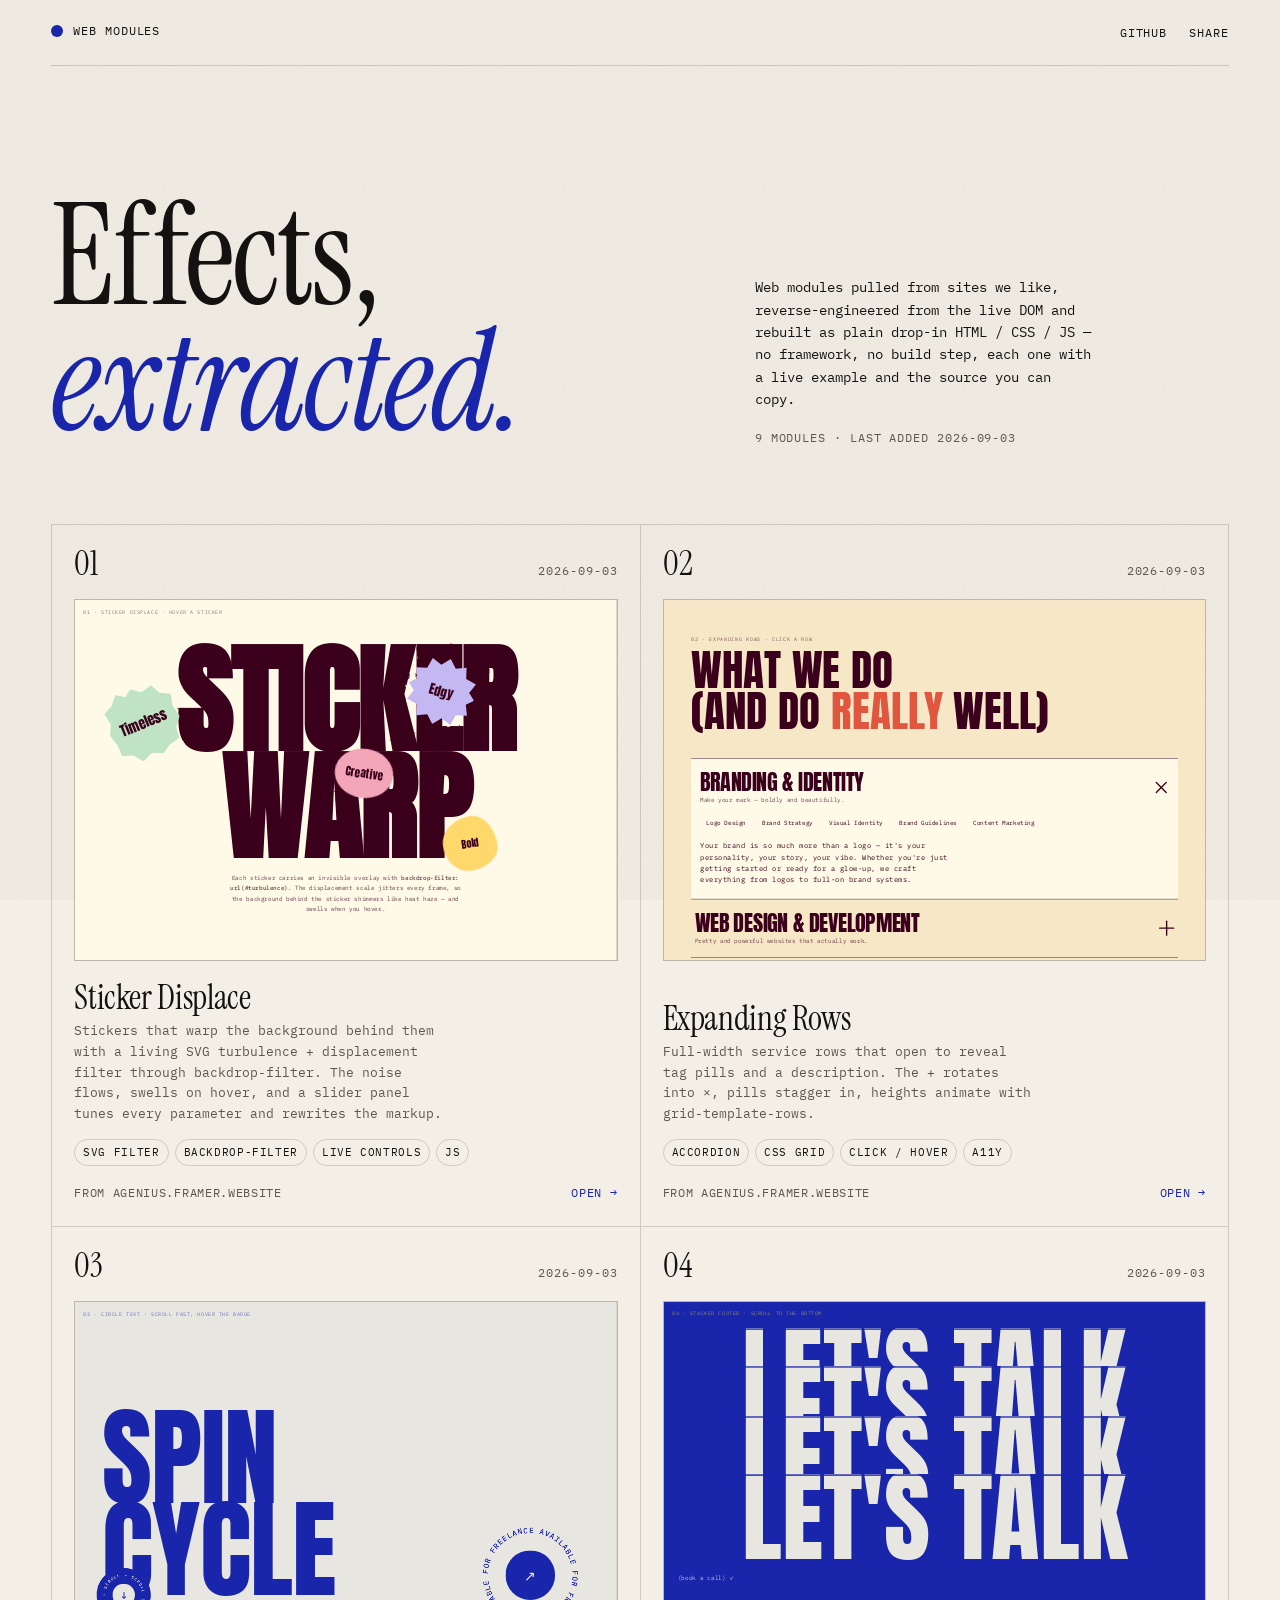
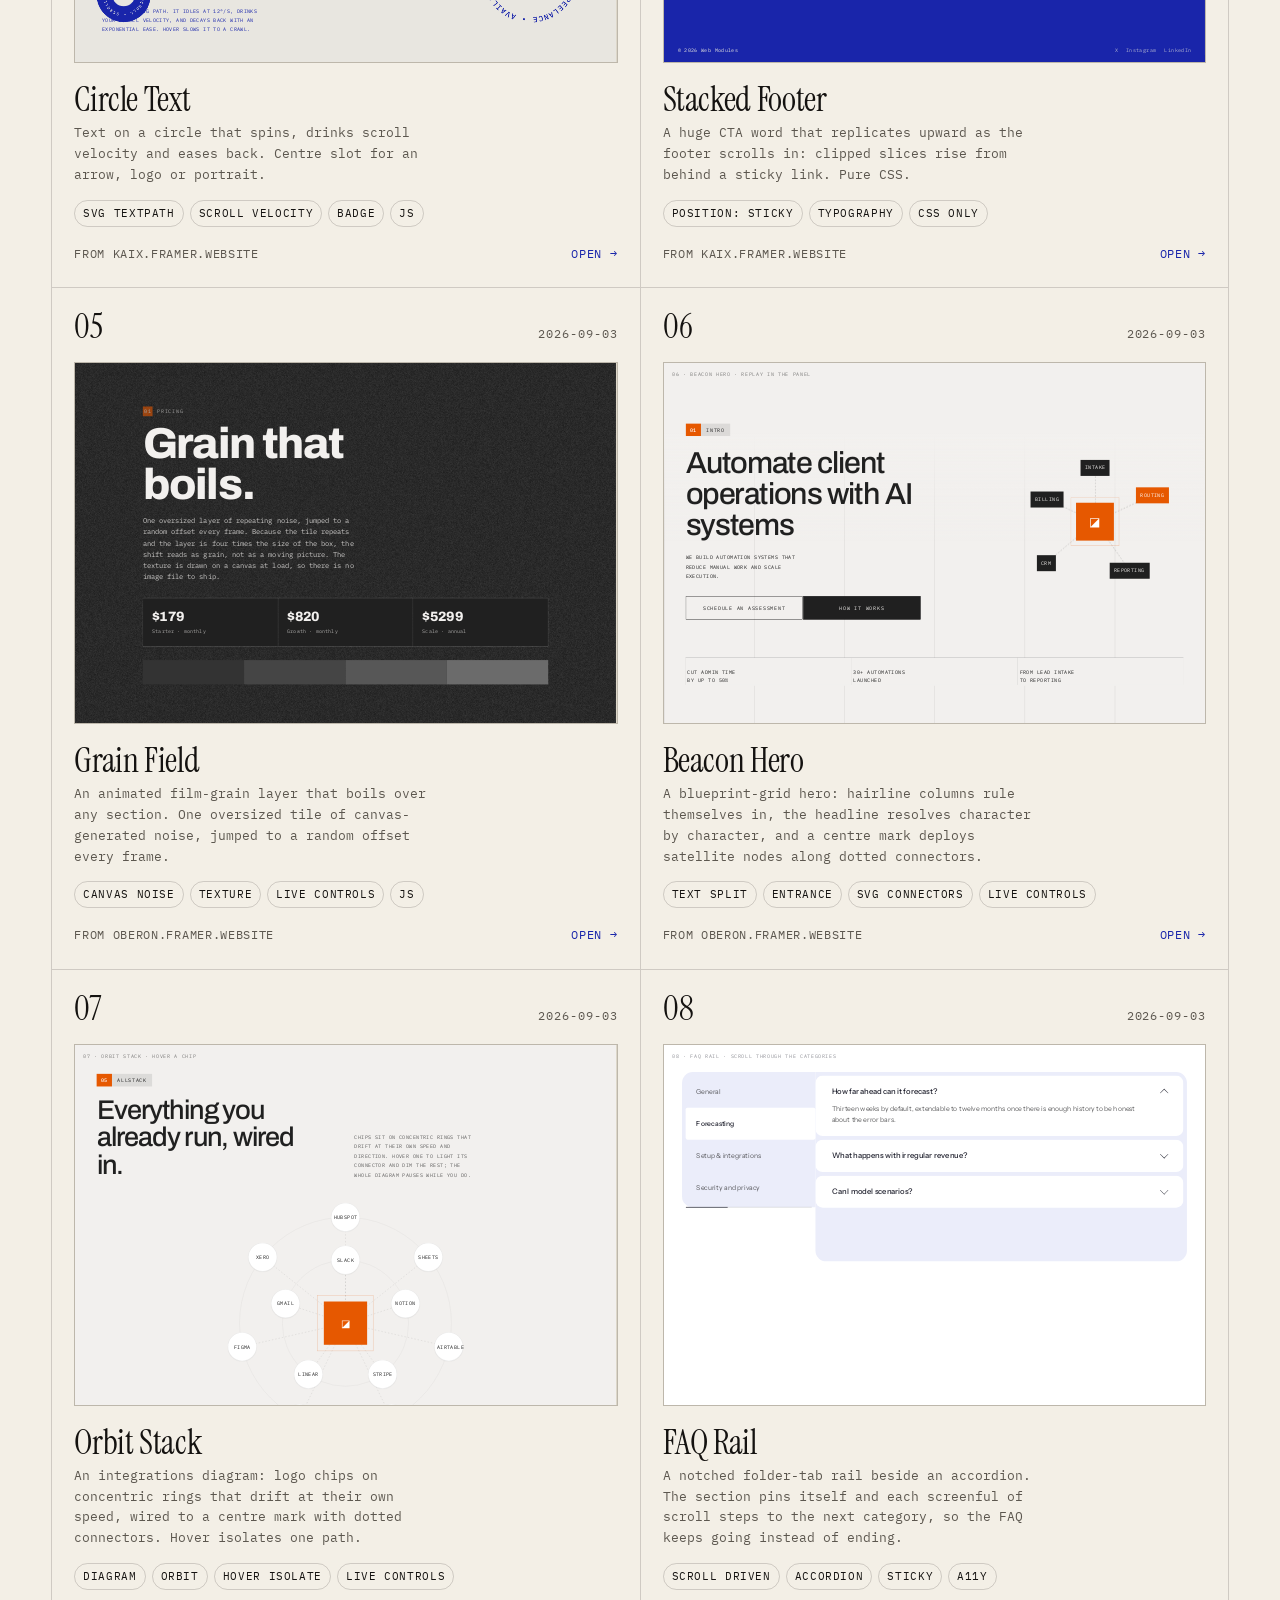
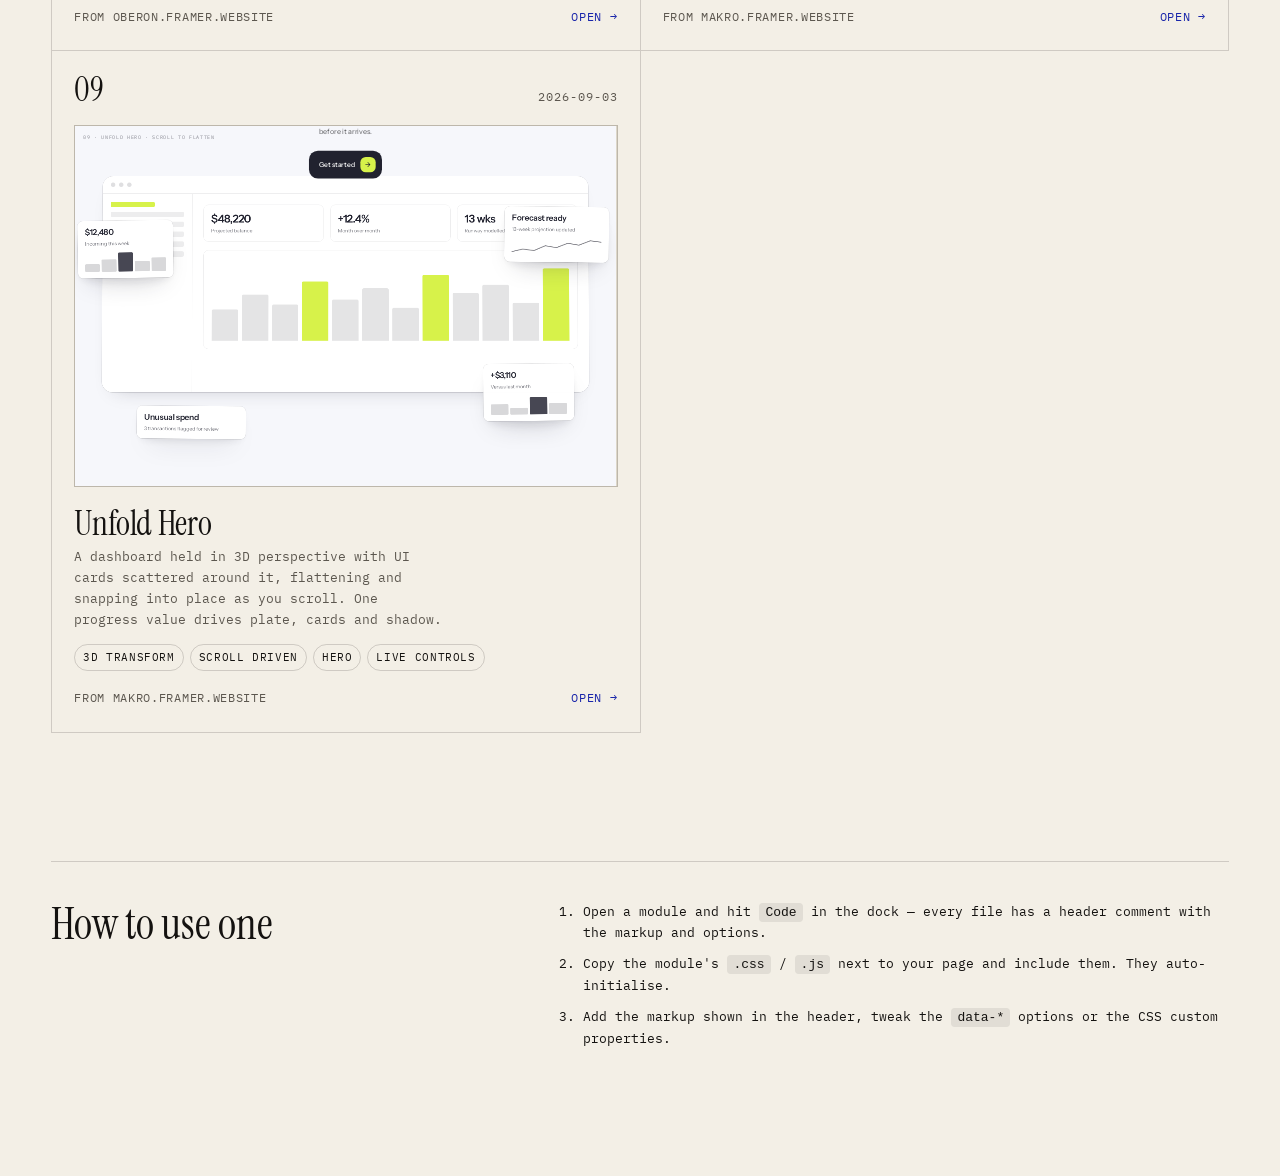
<file: index.html>
<!doctype html>
<html lang="en">
<head>
<meta charset="utf-8">
<meta name="viewport" content="width=device-width, initial-scale=1">
<title>Web Modules</title>
<meta name="description" content="A growing gallery of web effects and components extracted from sites we like, rebuilt as drop-in HTML/CSS/JS modules with live examples.">
<meta name="theme-color" content="#f3efe6">
<link rel="icon" href="assets/favicon.svg" type="image/svg+xml">
<link rel="apple-touch-icon" href="assets/icon-192.png">
<link rel="manifest" href="manifest.webmanifest">
<meta property="og:title" content="Web Modules">
<meta property="og:description" content="Effects extracted from sites we like, rebuilt as drop-in HTML/CSS/JS modules with live examples.">
<meta property="og:type" content="website">
<meta property="og:image" content="https://web-modules-kappa.vercel.app/assets/og.png">
<meta name="twitter:card" content="summary_large_image">
<link rel="preconnect" href="https://fonts.googleapis.com"><link rel="preconnect" href="https://fonts.gstatic.com" crossorigin>
<link href="https://fonts.googleapis.com/css2?family=Instrument+Serif:ital@0;1&family=IBM+Plex+Mono:wght@400;500&display=swap" rel="stylesheet">
<style>
  :root {
    --paper: #f3efe6; --paper-2: #e9e3d6; --ink: #141210; --ink-2: #5c574f;
    --blue: #1925aa; --ox: #3b001b; --line: rgba(20,18,16,.16);
    --ease: cubic-bezier(.2, 1, .3, 1);
  }
  * { box-sizing: border-box; }
  html { scroll-behavior: smooth; }
  body {
    margin: 0; background: var(--paper); color: var(--ink);
    font-family: 'IBM Plex Mono', ui-monospace, Menlo, monospace; font-size: 13px; line-height: 1.6;
    -webkit-font-smoothing: antialiased;
  }
  /* paper grain */
  body::before {
    content: ""; position: fixed; inset: 0; pointer-events: none; z-index: 0; opacity: .5; mix-blend-mode: multiply;
    background-image: url("data:image/svg+xml,%3Csvg xmlns='http://www.w3.org/2000/svg' width='200' height='200'%3E%3Cfilter id='n'%3E%3CfeTurbulence type='fractalNoise' baseFrequency='.9' numOctaves='2' stitchTiles='stitch'/%3E%3CfeColorMatrix values='0 0 0 0 0  0 0 0 0 0  0 0 0 0 0  0 0 0 .08 0'/%3E%3C/filter%3E%3Crect width='100%25' height='100%25' filter='url(%23n)'/%3E%3C/svg%3E");
  }
  .page { position: relative; z-index: 1; max-width: 1400px; margin: 0 auto; padding: 0 clamp(18px, 4vw, 56px) 120px; }

  /* header */
  .top {
    display: flex; justify-content: space-between; align-items: baseline; gap: 20px;
    padding: 22px 0; border-bottom: 1px solid var(--line);
    font-size: 11.5px; letter-spacing: .08em; text-transform: uppercase;
  }
  .top a { color: inherit; text-decoration: none; }
  .top .mark { display: inline-flex; align-items: center; gap: 10px; }
  .top .mark i { width: 12px; height: 12px; border-radius: 50%; background: var(--blue); display: inline-block; }
  .top nav { display: flex; gap: 22px; }
  .top button { appearance: none; background: none; border: 0; font: inherit; letter-spacing: inherit; text-transform: inherit; color: inherit; cursor: pointer; padding: 0; }
  .top a:hover, .top button:hover { color: var(--blue); }

  .hero { padding: clamp(60px, 10vw, 140px) 0 clamp(40px, 6vw, 90px); display: grid; grid-template-columns: 1.4fr 1fr; gap: 40px; align-items: end; }
  .hero h1 {
    font-family: 'Instrument Serif', Georgia, serif; font-weight: 400; font-size: clamp(64px, 11vw, 168px); line-height: .9; letter-spacing: -.02em; margin: 0;
    animation: rise 1s var(--ease) both;
  }
  .hero h1 em { font-style: italic; color: var(--blue); }
  .hero p { margin: 0; max-width: 42ch; font-size: 14px; animation: rise 1s var(--ease) .12s both; }
  .hero .count { display: block; margin-top: 18px; font-size: 11.5px; letter-spacing: .08em; text-transform: uppercase; color: var(--ink-2); }
  @keyframes rise { from { opacity: 0; translate: 0 26px; } to { opacity: 1; translate: 0 0; } }

  /* grid */
  .grid { display: grid; grid-template-columns: repeat(auto-fill, minmax(min(100%, 420px), 1fr)); gap: 0; border-top: 1px solid var(--line); border-left: 1px solid var(--line); }
  .card {
    position: relative; display: grid; grid-template-rows: auto 1fr auto; gap: 0;
    border-right: 1px solid var(--line); border-bottom: 1px solid var(--line);
    padding: 22px 22px 24px; color: inherit; text-decoration: none; background: transparent;
    transition: background .5s var(--ease);
    animation: rise .9s var(--ease) both; animation-delay: calc(.2s + var(--i) * .08s);
  }
  .card:hover { background: var(--paper-2); }
  .card__meta { display: flex; justify-content: space-between; align-items: baseline; font-size: 11.5px; letter-spacing: .08em; text-transform: uppercase; color: var(--ink-2); }
  .card__num { font-family: 'Instrument Serif', Georgia, serif; font-size: 34px; letter-spacing: 0; color: var(--ink); line-height: 1; }
  .card__preview {
    position: relative; margin: 18px 0 20px; aspect-ratio: 3 / 2; overflow: hidden; background: #ddd7c9;
    border: 1px solid var(--line);
    transition: transform .7s var(--ease), box-shadow .7s var(--ease);
  }
  .card:hover .card__preview { transform: translateY(-4px); box-shadow: 0 24px 40px -24px rgba(20,18,16,.45); }
  .card__preview iframe {
    position: absolute; top: 0; left: 0; width: 1200px; height: 800px; border: 0; pointer-events: none;
    transform-origin: 0 0; transform: scale(var(--s, .35)); background: #fff;
  }
  .card__preview::after { content: ""; position: absolute; inset: 0; }
  .card h2 { margin: 0 0 6px; font-family: 'Instrument Serif', Georgia, serif; font-weight: 400; font-size: 34px; line-height: 1; letter-spacing: -.01em; }
  .card p { margin: 0 0 14px; color: var(--ink-2); max-width: 46ch; }
  .card__tags { display: flex; flex-wrap: wrap; gap: 6px; }
  .card__tags span { font-size: 10.5px; letter-spacing: .06em; text-transform: uppercase; padding: 4px 8px; border: 1px solid var(--line); border-radius: 999px; }
  .card__foot { display: flex; justify-content: space-between; align-items: center; margin-top: 18px; font-size: 11.5px; letter-spacing: .06em; text-transform: uppercase; }
  .card__foot .src { color: var(--ink-2); }
  .card__foot .go { color: var(--blue); transition: translate .5s var(--ease); }
  .card:hover .card__foot .go { translate: 6px 0; }

  .how { margin-top: clamp(60px, 10vw, 140px); display: grid; grid-template-columns: 1fr 1.4fr; gap: 40px; border-top: 1px solid var(--line); padding-top: 40px; }
  .how h2 { font-family: 'Instrument Serif', Georgia, serif; font-weight: 400; font-size: 44px; line-height: 1; margin: 0; }
  .how ol { margin: 0; padding-left: 1.4em; }
  .how li { margin-bottom: 10px; }
  .how code { background: rgba(20,18,16,.08); padding: 2px 6px; border-radius: 4px; }
  .empty { padding: 60px 0; color: var(--ink-2); }
  @media (max-width: 820px) { .hero, .how { grid-template-columns: 1fr; } }
</style>
</head>
<body>
<div class="page">
  <header class="top">
    <a class="mark" href="./"><i></i> Web Modules</a>
    <nav>
      <a href="https://github.com/totomakes/web-modules" target="_blank" rel="noopener">GitHub</a>
      <button type="button" id="share">Share</button>
    </nav>
  </header>

  <section class="hero">
    <h1>Effects,<br><em>extracted.</em></h1>
    <div>
      <p>Web modules pulled from sites we like, reverse-engineered from the live DOM and rebuilt as plain drop-in HTML / CSS / JS — no framework, no build step, each one with a live example and the source you can copy.</p>
      <span class="count" id="count">loading index…</span>
    </div>
  </section>

  <section class="grid" id="grid" aria-live="polite"></section>

  <section class="how">
    <h2>How to use one</h2>
    <ol>
      <li>Open a module and hit <code>Code</code> in the dock — every file has a header comment with the markup and options.</li>
      <li>Copy the module's <code>.css</code> / <code>.js</code> next to your page and include them. They auto-initialise.</li>
      <li>Add the markup shown in the header, tweak the <code>data-*</code> options or the CSS custom properties.</li>
    </ol>
  </section>
</div>

<script>
  (async () => {
    const grid = document.getElementById('grid');
    const count = document.getElementById('count');
    try {
      const res = await fetch('modules/registry.json', { cache: 'no-cache' });
      const modules = await res.json();
      count.textContent = modules.length + ' module' + (modules.length === 1 ? '' : 's') + ' · last added ' + modules[modules.length - 1].added;
      const w = 1200; // virtual preview width
      grid.innerHTML = modules.map((m, i) => `
        <a class="card" href="modules/${m.slug}/" style="--i:${i}">
          <div class="card__meta"><span class="card__num">${String(i + 1).padStart(2, '0')}</span><span>${m.added}</span></div>
          <div class="card__preview"><iframe src="modules/${m.slug}/?embed" title="${m.name} preview" loading="lazy" tabindex="-1" data-scroll="${m.previewScroll || ''}"></iframe></div>
          <h2>${m.name}</h2>
          <p>${m.summary}</p>
          <div class="card__tags">${(m.tags || []).map(t => `<span>${t}</span>`).join('')}</div>
          <div class="card__foot"><span class="src">from ${m.sourceName}</span><span class="go">open →</span></div>
        </a>`).join('');
      // scale iframes to card width
      const fit = () => grid.querySelectorAll('.card__preview').forEach(p => {
        p.style.setProperty('--s', (p.clientWidth / w).toFixed(4));
      });
      fit(); addEventListener('resize', fit);
      grid.querySelectorAll('iframe').forEach(f => f.addEventListener('load', () => {
        try {
          const v = f.dataset.scroll;
          if (v === 'bottom') f.contentWindow.scrollTo(0, f.contentDocument.body.scrollHeight);
          else if (v) f.contentWindow.scrollTo(0, parseFloat(v) || 0);
        } catch (e) {}
      }));
    } catch (e) {
      grid.innerHTML = '<p class="empty">Could not load modules/registry.json</p>';
      count.textContent = 'index unavailable';
    }
  })();
  document.getElementById('share').addEventListener('click', async (e) => {
    const data = { title: 'Web Modules', text: 'Effects extracted from sites we like, rebuilt as drop-in modules.', url: location.href };
    if (navigator.share) { try { await navigator.share(data); } catch (_) {} }
    else { await navigator.clipboard.writeText(location.href); e.target.textContent = 'Link copied'; setTimeout(() => e.target.textContent = 'Share', 1400); }
  });
</script>
</body>
</html>
</file>
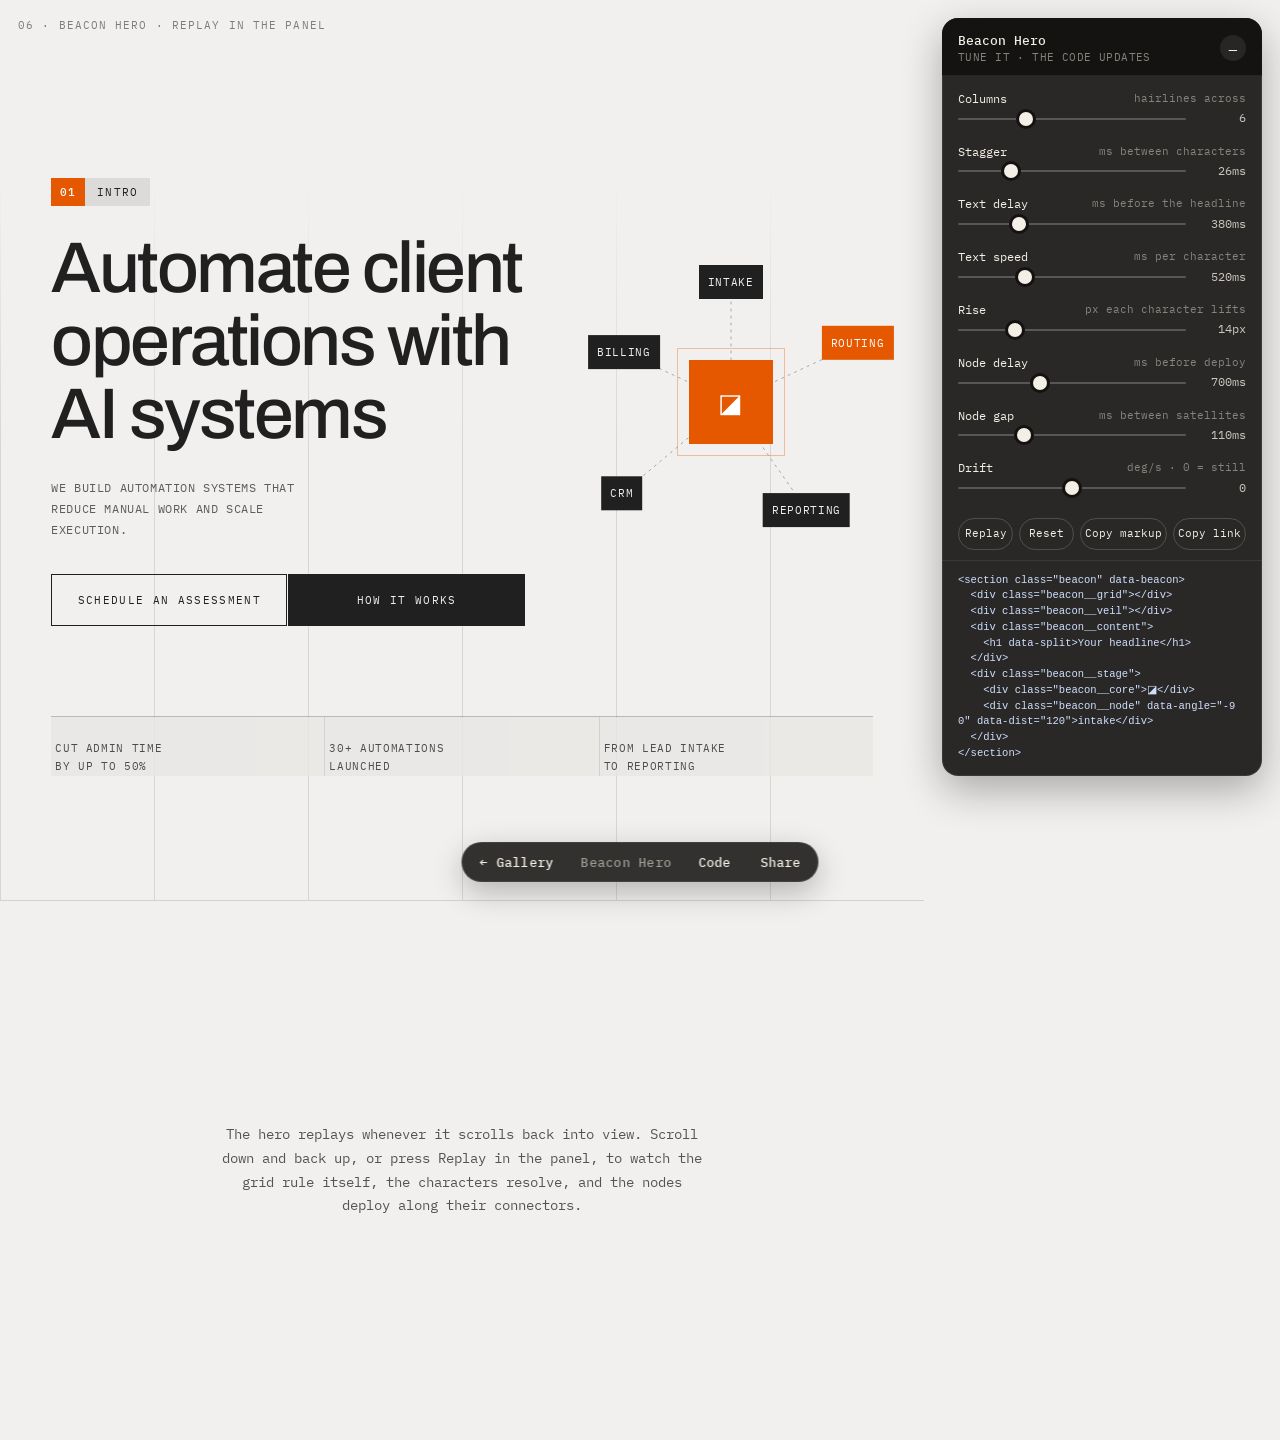
<file: modules/beacon-hero/index.html>
<!doctype html>
<html lang="en">
<head>
<meta charset="utf-8">
<meta name="viewport" content="width=device-width, initial-scale=1">
<script>document.documentElement.classList.add('js')</script>
<title>Beacon Hero · Web Modules</title>
<meta name="description" content="A blueprint-grid hero where a centre mark deploys satellite nodes along dotted connectors while the headline resolves character by character. Extracted from oberon.framer.website.">
<meta name="wm-module" content="beacon-hero">
<meta name="wm-files" content="beacon-hero.js, beacon-hero.css">
<meta name="wm-source" content="https://oberon.framer.website/">
<link rel="icon" href="../../assets/favicon.svg" type="image/svg+xml">
<link rel="preconnect" href="https://fonts.googleapis.com"><link rel="preconnect" href="https://fonts.gstatic.com" crossorigin>
<link href="https://fonts.googleapis.com/css2?family=Archivo:wght@400;500;700&family=IBM+Plex+Mono:wght@400;500&display=swap" rel="stylesheet">
<link rel="stylesheet" href="../../assets/module-page.css">
<link rel="stylesheet" href="beacon-hero.css">
<style>
  :root { --ink: #202020; --paper: #f2f0ee; --orange: #e65800; }
  * { box-sizing: border-box; }
  html, body { margin: 0; }
  body { background: var(--paper); color: var(--ink); font-family: 'IBM Plex Mono', ui-monospace, monospace; }
  .note { position: fixed; top: 18px; left: 18px; font-size: 11px; letter-spacing: .1em; text-transform: uppercase; opacity: .55; z-index: 9; }

  .beacon { min-height: 100vh; display: grid; align-content: center; padding: 14vh clamp(20px, 4vw, 56px) 8vh; }
  .beacon__content { display: grid; grid-template-columns: 1.25fr .75fr; gap: clamp(24px, 5vw, 80px); align-items: center; }
  .badge { display: inline-flex; align-items: stretch; font-size: 11px; letter-spacing: .1em; text-transform: uppercase; margin-bottom: 26px; }
  .badge b { background: var(--orange); color: #fff; padding: 7px 9px; font-weight: 500; }
  .badge span { background: rgba(32,32,32,.1); padding: 7px 12px; }
  h1 { font-family: 'Archivo', system-ui, sans-serif; font-weight: 500; font-size: clamp(40px, 5.6vw, 76px); line-height: 1.02; letter-spacing: -.035em; margin: 0 0 26px; max-width: 15ch; }
  .sub { font-size: 12px; line-height: 1.75; letter-spacing: .05em; text-transform: uppercase; opacity: .7; max-width: 40ch; margin: 0 0 34px; }
  .btns { display: flex; gap: 1px; }
  .btns a { flex: 1; text-align: center; padding: 18px 20px; font-size: 11px; letter-spacing: .12em; text-transform: uppercase; text-decoration: none; border: 1px solid var(--ink); color: var(--ink); transition: background .4s cubic-bezier(.2,1,.3,1), color .4s; max-width: 260px; }
  .btns a:hover { background: var(--ink); color: var(--paper); }
  .btns a.solid { background: var(--ink); color: var(--paper); }
  .btns a.solid:hover { background: var(--orange); border-color: var(--orange); color: #fff; }

  .beacon__stage { min-height: 360px; }
  .beacon__core { font-size: 26px; }
  .stats { display: grid; grid-template-columns: repeat(3, 1fr); gap: 1px; margin-top: clamp(40px, 7vw, 90px); background: rgba(32,32,32,.14); border-top: 1px solid rgba(32,32,32,.14); }
  .stats div { background: var(--paper); padding: 22px 4px 0; font-size: 11px; line-height: 1.7; letter-spacing: .06em; text-transform: uppercase; opacity: .75; }
  .after { min-height: 60vh; display: grid; place-items: center; padding: 10vh 5vw; border-top: 1px solid rgba(32,32,32,.14); }
  .after p { max-width: 60ch; font-size: 14px; line-height: 1.7; opacity: .75; text-align: center; }
  @media (max-width: 860px) { .beacon__content { grid-template-columns: 1fr; } .beacon__stage { min-height: 340px; } }
</style>
</head>
<body class="wm-reserve">
<div class="note">06 · beacon hero · replay in the panel</div>

<section class="beacon" data-beacon='{"columns":6,"stagger":26}'>
  <div class="beacon__grid"></div>
  <div class="beacon__veil"></div>

  <div class="beacon__content">
    <div>
      <div class="badge beacon__fade" style="--d:0"><b>01</b><span>intro</span></div>
      <h1 data-split>Automate client operations with AI systems</h1>
      <p class="sub beacon__fade" style="--d:1">We build automation systems that reduce manual work and scale execution.</p>
      <div class="btns beacon__fade" style="--d:2">
        <a href="#">Schedule an assessment</a>
        <a href="#" class="solid">How it works</a>
      </div>
    </div>

    <div class="beacon__stage">
      <div class="beacon__core">◪</div>
      <div class="beacon__node" data-angle="-90" data-dist="120">intake</div>
      <div class="beacon__node beacon__node--accent" data-angle="-25" data-dist="140">routing</div>
      <div class="beacon__node" data-angle="55" data-dist="132">reporting</div>
      <div class="beacon__node" data-angle="140" data-dist="142">crm</div>
      <div class="beacon__node" data-angle="205" data-dist="118">billing</div>
    </div>
  </div>

  <div class="stats">
    <div class="beacon__fade" style="--d:3">Cut admin time<br>by up to 50%</div>
    <div class="beacon__fade" style="--d:4">30+ automations<br>launched</div>
    <div class="beacon__fade" style="--d:5">From lead intake<br>to reporting</div>
  </div>
</section>

<section class="after">
  <p>The hero replays whenever it scrolls back into view. Scroll down and back up, or press Replay in the panel, to watch the grid rule itself, the characters resolve, and the nodes deploy along their connectors.</p>
</section>

<script src="beacon-hero.js"></script>
<script src="../../assets/module-page.js"></script>
<script src="../../assets/controls.js"></script>
<script>
  function buildPanel() {
    if (document.documentElement.classList.contains('wm-embed')) return;
    const D = BeaconHero.DEFAULTS;
    const panel = WMControls.create({
      title: 'Beacon Hero',
      defaults: D,
      schema: [
        { key: 'columns',   label: 'Columns',    hint: 'hairlines across',        min: 2, max: 16, step: 1 },
        { key: 'stagger',   label: 'Stagger',    hint: 'ms between characters',   min: 0, max: 120, step: 2, unit: 'ms' },
        { key: 'charDelay', label: 'Text delay', hint: 'ms before the headline',  min: 0, max: 1500, step: 20, unit: 'ms' },
        { key: 'charDur',   label: 'Text speed', hint: 'ms per character',        min: 100, max: 1600, step: 20, unit: 'ms' },
        { key: 'rise',      label: 'Rise',       hint: 'px each character lifts', min: 0, max: 60, step: 1, unit: 'px' },
        { key: 'nodeDelay', label: 'Node delay', hint: 'ms before deploy',        min: 0, max: 2000, step: 20, unit: 'ms' },
        { key: 'nodeGap',   label: 'Node gap',   hint: 'ms between satellites',   min: 0, max: 400, step: 10, unit: 'ms' },
        { key: 'spin',      label: 'Drift',      hint: 'deg/s · 0 = still',       min: -12, max: 12, step: .5 },
      ],
      onChange: (v) => BeaconHero.setAll(v),
      snippet: (v) => {
        const d = {}; Object.keys(D).forEach(k => { if (v[k] !== D[k]) d[k] = v[k]; });
        const a = Object.keys(d).length ? " data-beacon='" + JSON.stringify(d) + "'" : ' data-beacon';
        return '<section class="beacon"' + a + '>\n  <div class="beacon__grid"></div>\n  <div class="beacon__veil"></div>\n  <div class="beacon__content">\n    <h1 data-split>Your headline</h1>\n  </div>\n  <div class="beacon__stage">\n    <div class="beacon__core">◪</div>\n    <div class="beacon__node" data-angle="-90" data-dist="120">intake</div>\n  </div>\n</section>';
      }
    });
    // add a Replay button to the panel foot
    const btn = document.createElement('button');
    btn.type = 'button'; btn.className = 'wm-panel__btn'; btn.textContent = 'Replay';
    btn.addEventListener('click', () => BeaconHero.instances.forEach(i => i.replay()));
    panel.el.querySelector('.wm-panel__foot').prepend(btn);
  }
  if (document.readyState === 'loading') document.addEventListener('DOMContentLoaded', buildPanel); else buildPanel();
</script>
</body>
</html>
</file>
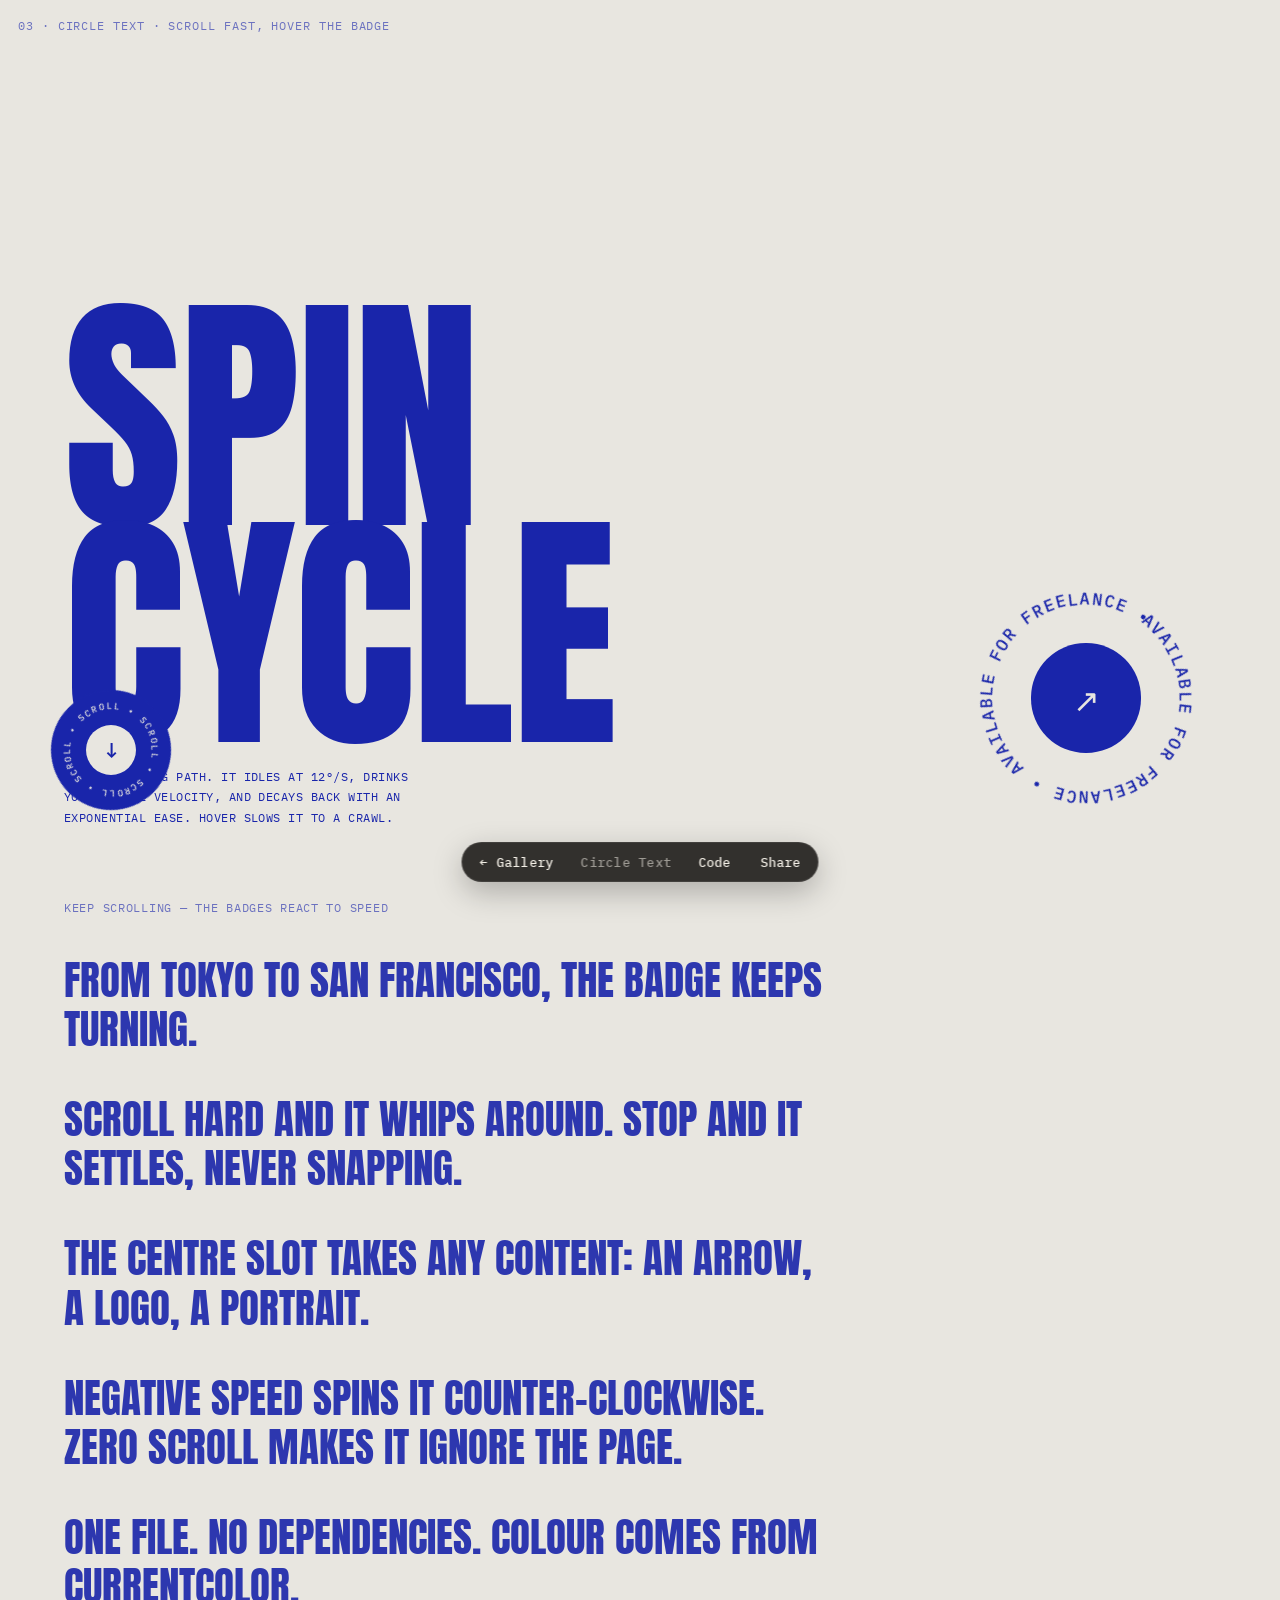
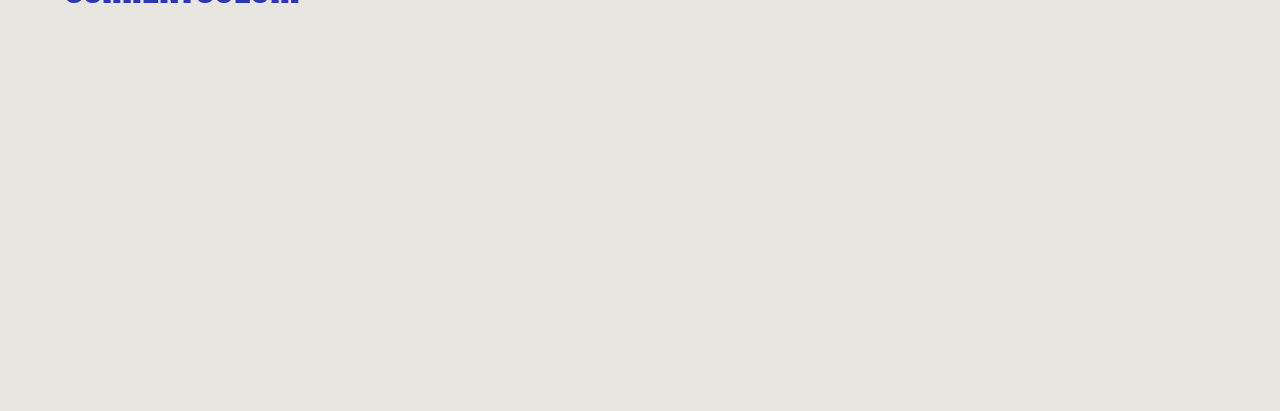
<file: modules/circle-text/index.html>
<!doctype html>
<html lang="en">
<head>
<meta charset="utf-8">
<meta name="viewport" content="width=device-width, initial-scale=1">
<title>Circle Text · Web Modules</title>
<meta name="description" content="Text on a circle that spins, speeds up with scroll velocity and eases back. Inspired by kaix.framer.website.">
<meta name="wm-module" content="circle-text">
<meta name="wm-files" content="circle-text.js, circle-text.css">
<meta name="wm-source" content="https://kaix.framer.website/">
<link rel="icon" href="../../assets/favicon.svg" type="image/svg+xml">
<link rel="preconnect" href="https://fonts.googleapis.com"><link rel="preconnect" href="https://fonts.gstatic.com" crossorigin>
<link href="https://fonts.googleapis.com/css2?family=Anton&family=IBM+Plex+Mono:wght@400;500&display=swap" rel="stylesheet">
<link rel="stylesheet" href="../../assets/module-page.css">
<link rel="stylesheet" href="circle-text.css">
<style>
  :root { --paper: #e8e6e0; --blue: #1925aa; }
  * { box-sizing: border-box; }
  html, body { margin: 0; }
  body { background: var(--paper); color: var(--blue); font-family: 'IBM Plex Mono', ui-monospace, monospace; }
  .note { position: fixed; top: 18px; left: 18px; font-size: 11.5px; letter-spacing: .08em; text-transform: uppercase; opacity: .6; z-index: 2; }
  .hero { min-height: 100vh; display: grid; grid-template-columns: 1fr auto; align-items: end; gap: 40px; padding: 12vh 5vw 8vh; }
  h1 { font-family: 'Anton', Impact, sans-serif; font-weight: 400; font-size: clamp(80px, 20vw, 300px); line-height: .85; margin: 0; text-transform: uppercase; letter-spacing: -.01em; }
  .meta { font-size: 12px; line-height: 1.7; text-transform: uppercase; letter-spacing: .04em; margin: 24px 0 0; max-width: 360px; }
  .badge { width: clamp(160px, 22vw, 260px); height: clamp(160px, 22vw, 260px); }
  .badge .circle-text__center { background: var(--blue); color: var(--paper); font-size: 32px; font-family: 'Anton', Impact, sans-serif; }
  .badge-dark { position: fixed; left: 4vw; bottom: 90px; width: 120px; height: 120px; color: var(--paper); z-index: 2; }
  .badge-dark .circle-text__center { background: var(--paper); color: var(--blue); font-size: 22px; }
  .badge-dark .circle-text__ring { background: var(--blue); border-radius: 50%; }
  .scroller { padding: 0 5vw 40vh; max-width: 900px; }
  .scroller p { font-size: clamp(22px, 3.2vw, 44px); line-height: 1.2; margin: 0 0 1em; text-transform: uppercase; font-family: 'Anton', Impact, sans-serif; opacity: .9; }
  .scroller small { display: block; font-size: 12px; opacity: .6; margin-bottom: 40px; letter-spacing: .06em; text-transform: uppercase; }
  @media (max-width: 720px) { .hero { grid-template-columns: 1fr; align-items: start; } }
</style>
</head>
<body>
<div class="note">03 · circle text · scroll fast, hover the badge</div>

<main>
  <section class="hero">
    <div>
      <h1>Spin<br>Cycle</h1>
      <p class="meta">Text on an SVG path. It idles at 12°/s, drinks your scroll velocity, and decays back with an exponential ease. Hover slows it to a crawl.</p>
    </div>
    <div class="circle-text badge" data-circle-text='{"text":"AVAILABLE FOR FREELANCE • ","speed":14,"scroll":0.4,"fontSize":13,"letterSpacing":1.6}'>
      <span class="circle-text__center">↗</span>
    </div>
  </section>

  <section class="scroller">
    <small>keep scrolling — the badges react to speed</small>
    <p>From Tokyo to San Francisco, the badge keeps turning.</p>
    <p>Scroll hard and it whips around. Stop and it settles, never snapping.</p>
    <p>The centre slot takes any content: an arrow, a logo, a portrait.</p>
    <p>Negative speed spins it counter-clockwise. Zero scroll makes it ignore the page.</p>
    <p>One file. No dependencies. Colour comes from currentColor.</p>
  </section>
</main>

<div class="circle-text badge-dark" data-circle-text='{"text":"SCROLL • SCROLL • ","speed":-20,"scroll":0.5,"fontSize":15,"letterSpacing":2,"inset":0.16}'>
  <span class="circle-text__center">↓</span>
</div>

<script src="circle-text.js"></script>
<script src="../../assets/module-page.js"></script>
</body>
</html>
</file>
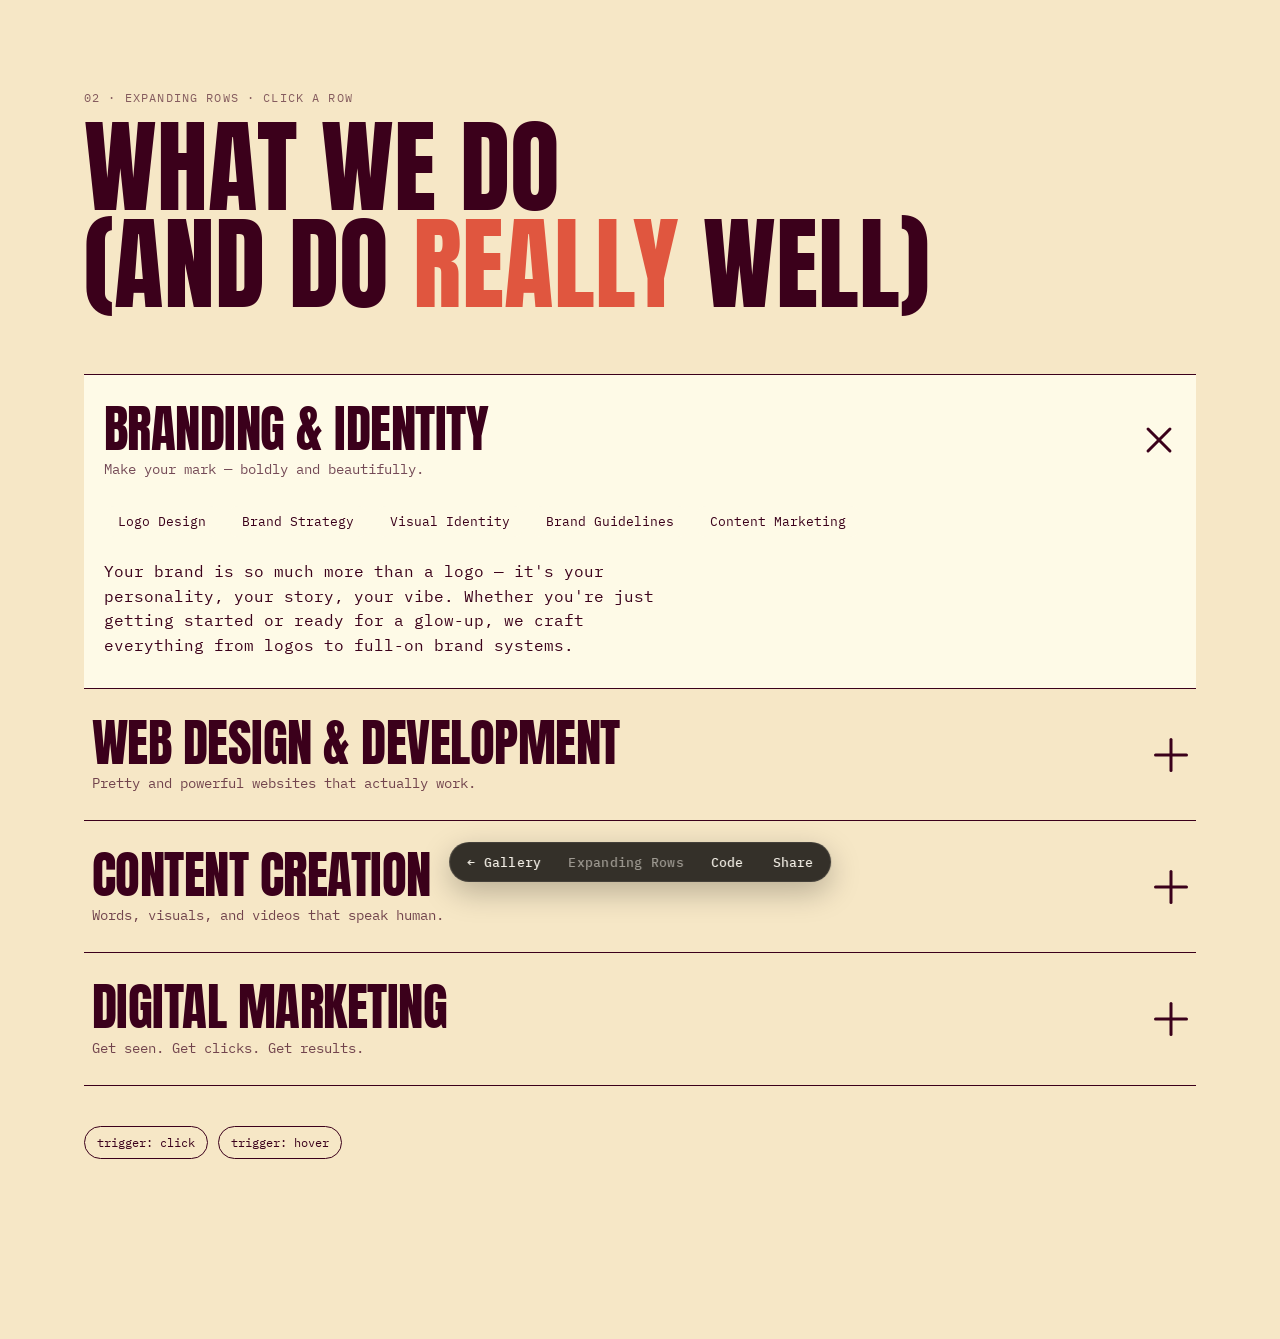
<file: modules/expanding-rows/index.html>
<!doctype html>
<html lang="en">
<head>
<meta charset="utf-8">
<meta name="viewport" content="width=device-width, initial-scale=1">
<title>Expanding Rows · Web Modules</title>
<meta name="description" content="Full-width service rows that expand to reveal tag pills and a description, with the + turning into ×. Extracted from agenius.framer.website.">
<meta name="wm-module" content="expanding-rows">
<meta name="wm-files" content="expanding-rows.css, expanding-rows.js">
<meta name="wm-source" content="https://agenius.framer.website/">
<link rel="icon" href="../../assets/favicon.svg" type="image/svg+xml">
<link rel="preconnect" href="https://fonts.googleapis.com"><link rel="preconnect" href="https://fonts.gstatic.com" crossorigin>
<link href="https://fonts.googleapis.com/css2?family=Anton&family=IBM+Plex+Mono:wght@400;500&display=swap" rel="stylesheet">
<link rel="stylesheet" href="../../assets/module-page.css">
<link rel="stylesheet" href="expanding-rows.css">
<style>
  :root { --paper: #f6e7c6; --ink: #3b001b; }
  * { box-sizing: border-box; }
  html, body { margin: 0; }
  body { background: var(--paper); color: var(--ink); font-family: 'IBM Plex Mono', ui-monospace, monospace; }
  .wrap { max-width: 1240px; margin: 0 auto; padding: 10vh 5vw 20vh; }
  .eyebrow { font-size: 11.5px; letter-spacing: .1em; text-transform: uppercase; opacity: .6; margin: 0 0 14px; }
  h1 { font-family: 'Anton', Impact, sans-serif; font-weight: 400; font-size: clamp(44px, 8vw, 120px); line-height: .95; margin: 0 0 60px; text-transform: uppercase; }
  h1 em { font-style: normal; color: #e0563f; }
  .xrows { --xrow-pill-bg: #fefae7; }
  .xrow__title { font-family: 'Anton', Impact, sans-serif; text-transform: uppercase; }
  .xrow.is-open { background: #fefae7; }
  .controls { display: flex; gap: 10px; margin: 40px 0 0; font-size: 12px; }
  .controls button { font: inherit; background: none; border: 1px solid currentColor; color: inherit; padding: 8px 12px; border-radius: 999px; cursor: pointer; }
  .controls button:hover { background: var(--ink); color: var(--paper); }
</style>
</head>
<body>
<main class="wrap">
  <p class="eyebrow">02 · expanding rows · click a row</p>
  <h1>What we do<br>(and do <em>really</em> well)</h1>

  <ul class="xrows" data-xrows='{"trigger":"click","single":true}'>
    <li class="xrow is-open">
      <button class="xrow__top" type="button">
        <span class="xrow__head"><span class="xrow__title">Branding &amp; Identity</span><span class="xrow__sub">Make your mark — boldly and beautifully.</span></span>
        <span class="xrow__icon" aria-hidden="true"></span>
      </button>
      <div class="xrow__details"><div class="xrow__inner">
        <ul class="xrow__pills"><li>Logo Design</li><li>Brand Strategy</li><li>Visual Identity</li><li>Brand Guidelines</li><li>Content Marketing</li></ul>
        <p class="xrow__text">Your brand is so much more than a logo — it's your personality, your story, your vibe. Whether you're just getting started or ready for a glow-up, we craft everything from logos to full-on brand systems.</p>
      </div></div>
    </li>
    <li class="xrow">
      <button class="xrow__top" type="button">
        <span class="xrow__head"><span class="xrow__title">Web Design &amp; Development</span><span class="xrow__sub">Pretty and powerful websites that actually work.</span></span>
        <span class="xrow__icon" aria-hidden="true"></span>
      </button>
      <div class="xrow__details"><div class="xrow__inner">
        <ul class="xrow__pills"><li>UI UX Design</li><li>Custom Development</li><li>Responsive Design</li><li>Maintenance</li><li>Landing Pages</li></ul>
        <p class="xrow__text">Your website is your digital home — and no one likes a messy or confusing house. From clean code to buttery-smooth interfaces, our sites are crafted to delight users and make sure they stick around.</p>
      </div></div>
    </li>
    <li class="xrow">
      <button class="xrow__top" type="button">
        <span class="xrow__head"><span class="xrow__title">Content Creation</span><span class="xrow__sub">Words, visuals, and videos that speak human.</span></span>
        <span class="xrow__icon" aria-hidden="true"></span>
      </button>
      <div class="xrow__details"><div class="xrow__inner">
        <ul class="xrow__pills"><li>Copywriting</li><li>Photography</li><li>Videography</li><li>Animation</li><li>Brand Story Videos</li><li>Scriptwriting</li></ul>
        <p class="xrow__text">Great content is your brand's voice, face, and attitude rolled into one. From snappy headlines to slick videos and playful animations, we make your story shine.</p>
      </div></div>
    </li>
    <li class="xrow">
      <button class="xrow__top" type="button">
        <span class="xrow__head"><span class="xrow__title">Digital Marketing</span><span class="xrow__sub">Get seen. Get clicks. Get results.</span></span>
        <span class="xrow__icon" aria-hidden="true"></span>
      </button>
      <div class="xrow__details"><div class="xrow__inner">
        <ul class="xrow__pills"><li>Social Media</li><li>SEO &amp; SEM</li><li>Email Campaigns</li><li>Paid Ads</li><li>Influencer Marketing</li></ul>
        <p class="xrow__text">It's a big, busy internet out there — let's make sure your brand doesn't get lost in the scroll. Data, creativity, and a bit of digital magic in the right places.</p>
      </div></div>
    </li>
  </ul>

  <div class="controls">
    <button type="button" data-mode="click">trigger: click</button>
    <button type="button" data-mode="hover">trigger: hover</button>
  </div>
</main>

<script src="expanding-rows.js"></script>
<script>
  // demo-only: switch trigger mode by re-initialising
  document.querySelectorAll('[data-mode]').forEach(b => b.addEventListener('click', () => {
    const list = document.querySelector('.xrows');
    const clone = list.cloneNode(true);
    clone.setAttribute('data-xrows', JSON.stringify({ trigger: b.dataset.mode, single: true }));
    list.replaceWith(clone);
    ExpandingRows.create(clone);
  }));
</script>
<script src="../../assets/module-page.js"></script>
</body>
</html>
</file>
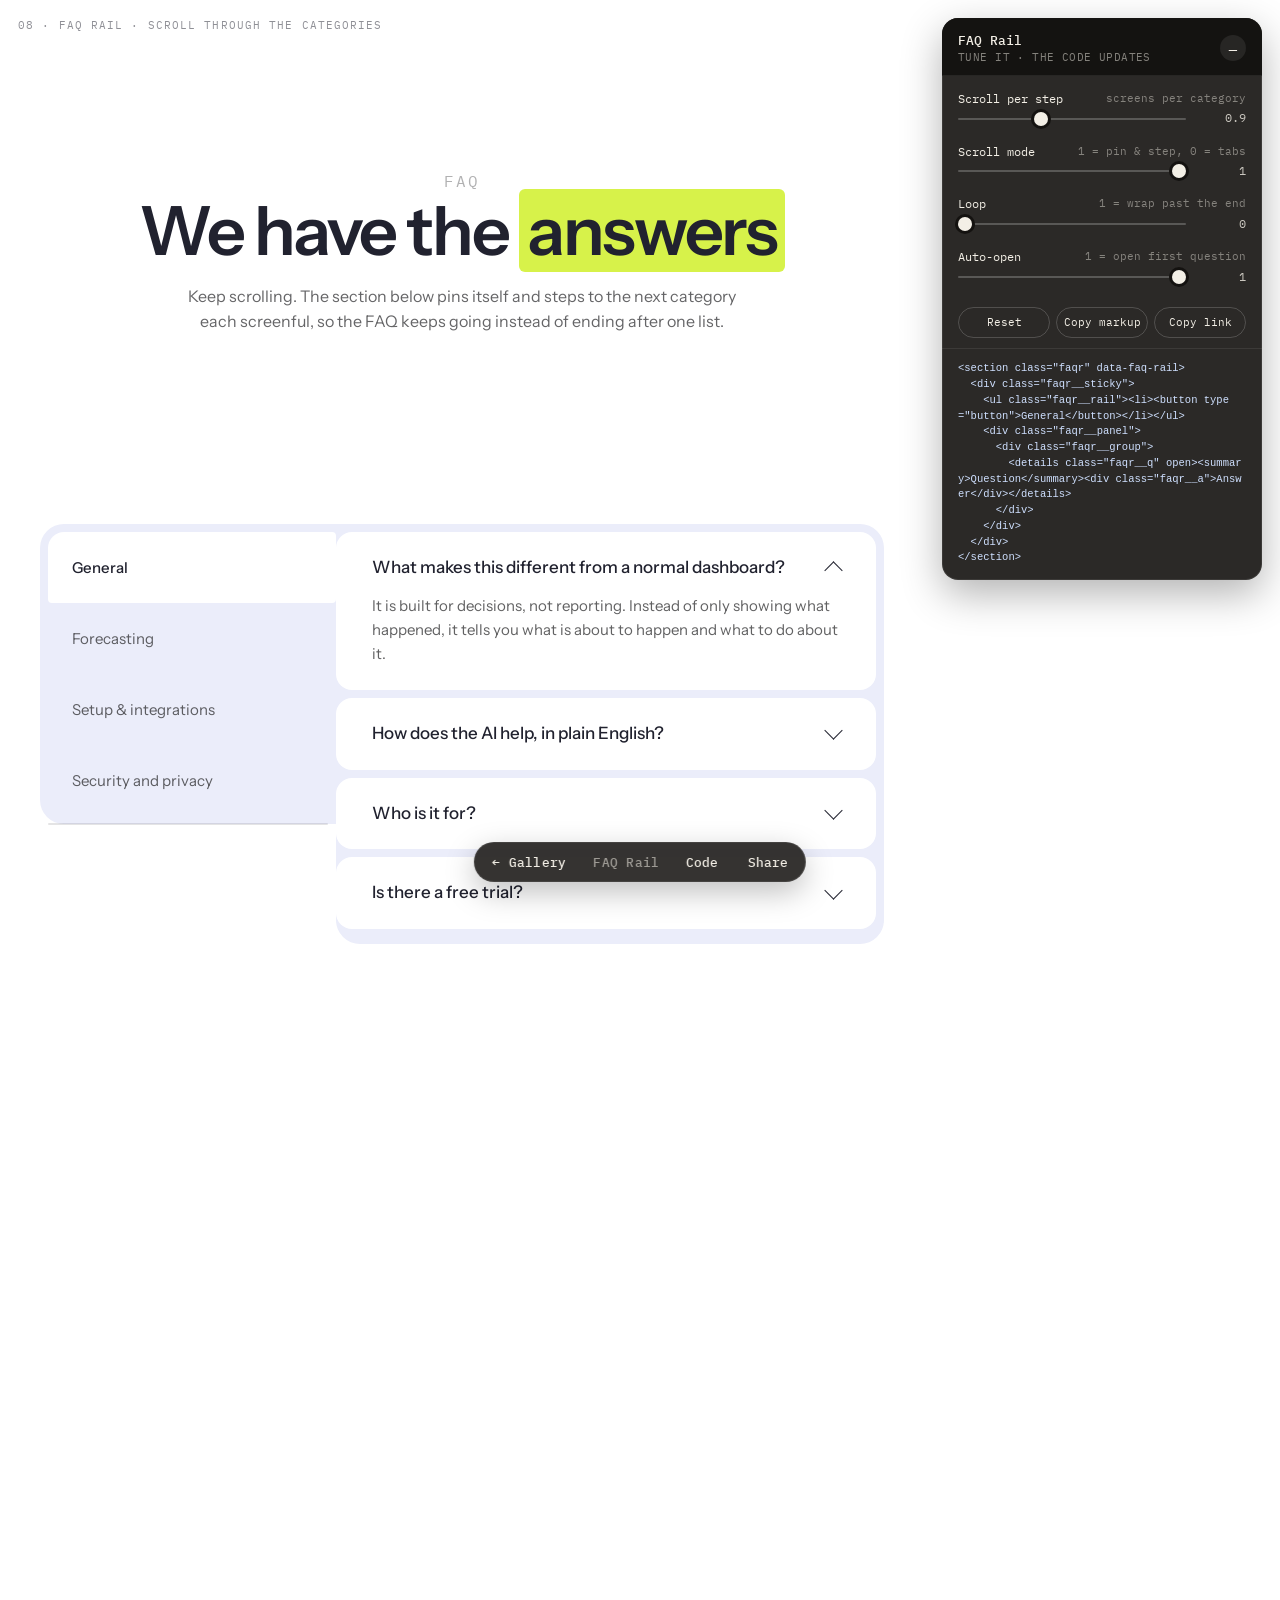
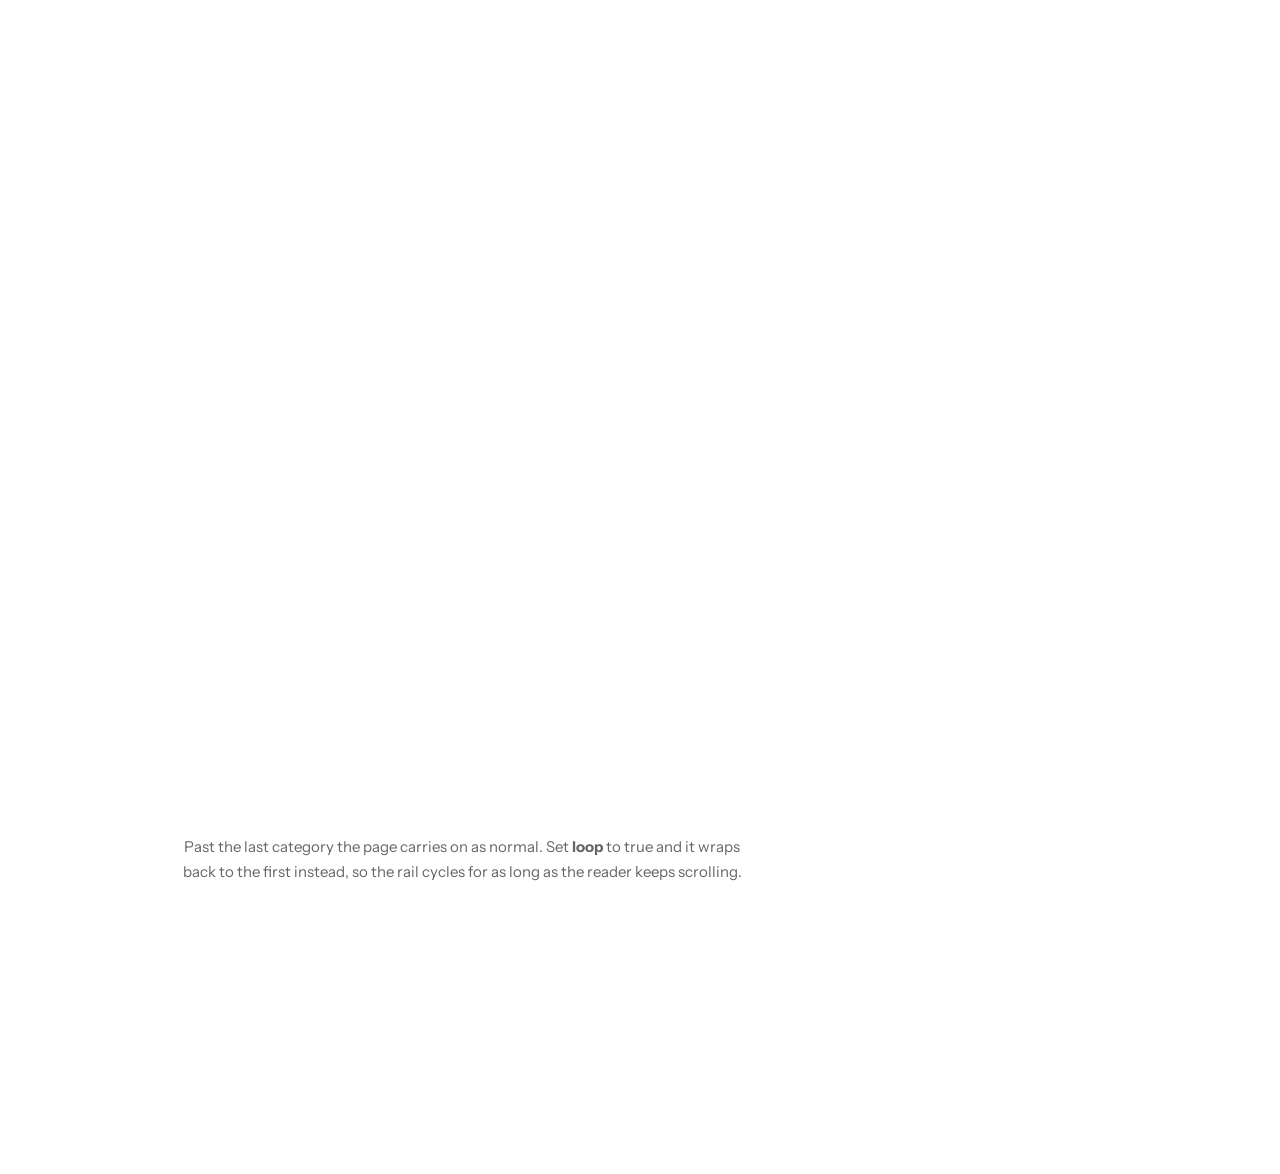
<file: modules/faq-rail/index.html>
<!doctype html>
<html lang="en">
<head>
<meta charset="utf-8">
<meta name="viewport" content="width=device-width, initial-scale=1">
<title>FAQ Rail · Web Modules</title>
<meta name="description" content="A category rail beside an accordion that advances as you scroll: the section pins and each screenful steps to the next category. Extracted from makro.framer.website.">
<meta name="wm-module" content="faq-rail">
<meta name="wm-files" content="faq-rail.js, faq-rail.css">
<meta name="wm-source" content="https://makro.framer.website/">
<link rel="icon" href="../../assets/favicon.svg" type="image/svg+xml">
<link rel="preconnect" href="https://fonts.googleapis.com"><link rel="preconnect" href="https://fonts.gstatic.com" crossorigin>
<link href="https://fonts.googleapis.com/css2?family=Instrument+Sans:wght@400;500;600&family=IBM+Plex+Mono:wght@400;500&display=swap" rel="stylesheet">
<link rel="stylesheet" href="../../assets/module-page.css">
<link rel="stylesheet" href="faq-rail.css">
<style>
  :root { --ink: #21222f; --page: #fff; --lime: #d7f24a; }
  * { box-sizing: border-box; }
  html, body { margin: 0; }
  body { background: var(--page); color: var(--ink); font-family: 'Instrument Sans', system-ui, sans-serif; }
  .note { position: fixed; top: 18px; left: 18px; font-family: 'IBM Plex Mono', monospace; font-size: 11px; letter-spacing: .1em; text-transform: uppercase; opacity: .5; z-index: 9; }
  .intro { min-height: 46vh; display: grid; place-items: center; text-align: center; padding: 12vh 5vw 2vh; }
  .kicker { font-family: 'IBM Plex Mono', monospace; font-size: 11px; letter-spacing: .14em; text-transform: uppercase; opacity: .5; margin: 0 0 18px; }
  h1 { font-size: clamp(38px, 6vw, 68px); font-weight: 600; letter-spacing: -.035em; line-height: 1.05; margin: 0 0 18px; }
  h1 mark { background: var(--lime); color: inherit; padding: 0 .12em; border-radius: 6px; }
  .intro p { max-width: 50ch; margin: 0 auto; color: rgba(36,36,38,.7); font-size: 16px; line-height: 1.6; }
  .faqr { max-width: 1240px; margin: 0 auto; padding: 0 clamp(20px, 4vw, 40px); }
  .outro { min-height: 70vh; display: grid; place-items: center; padding: 10vh 5vw; text-align: center; }
  .outro p { max-width: 56ch; color: rgba(36,36,38,.7); font-size: 15px; line-height: 1.7; }
</style>
</head>
<body class="wm-reserve">
<div class="note">08 · faq rail · scroll through the categories</div>

<section class="intro">
  <div>
    <p class="kicker">FAQ</p>
    <h1>We have the <mark>answers</mark></h1>
    <p>Keep scrolling. The section below pins itself and steps to the next category each screenful, so the FAQ keeps going instead of ending after one list.</p>
  </div>
</section>

<section class="faqr" data-faq-rail='{"mode":"scroll","perStep":0.9}'>
  <div class="faqr__sticky">
    <ul class="faqr__rail">
      <li><button type="button">General</button></li>
      <li><button type="button">Forecasting</button></li>
      <li><button type="button">Setup &amp; integrations</button></li>
      <li><button type="button">Security and privacy</button></li>
    </ul>

    <div class="faqr__panel">
      <div class="faqr__group">
        <details class="faqr__q" style="--i:0" open><summary>What makes this different from a normal dashboard?</summary><div class="faqr__a">It is built for decisions, not reporting. Instead of only showing what happened, it tells you what is about to happen and what to do about it.</div></details>
        <details class="faqr__q" style="--i:1"><summary>How does the AI help, in plain English?</summary><div class="faqr__a">It categorises and summarises activity, highlights what is unusual, and drafts the next action so you approve rather than assemble.</div></details>
        <details class="faqr__q" style="--i:2"><summary>Who is it for?</summary><div class="faqr__a">Founders and small teams who need a finance view without hiring an analyst to maintain it.</div></details>
        <details class="faqr__q" style="--i:3"><summary>Is there a free trial?</summary><div class="faqr__a">Fourteen days, no card. Your data stays yours if you leave.</div></details>
      </div>

      <div class="faqr__group">
        <details class="faqr__q" style="--i:0" open><summary>How far ahead can it forecast?</summary><div class="faqr__a">Thirteen weeks by default, extendable to twelve months once there is enough history to be honest about the error bars.</div></details>
        <details class="faqr__q" style="--i:1"><summary>What happens with irregular revenue?</summary><div class="faqr__a">Seasonality and one-offs are separated from the baseline, so a single large invoice does not distort the trend.</div></details>
        <details class="faqr__q" style="--i:2"><summary>Can I model scenarios?</summary><div class="faqr__a">Yes. Change a hire date, a price, or a payment term and the projection re-runs against the same history.</div></details>
      </div>

      <div class="faqr__group">
        <details class="faqr__q" style="--i:0" open><summary>How long does setup take?</summary><div class="faqr__a">About ten minutes. Connect your bank and accounting tool, and the first forecast lands while you are still reading this.</div></details>
        <details class="faqr__q" style="--i:1"><summary>Which tools connect?</summary><div class="faqr__a">The usual suspects for banking, accounting and billing, plus a webhook for anything that is not on the list.</div></details>
        <details class="faqr__q" style="--i:2"><summary>Can I import history?</summary><div class="faqr__a">Upload a CSV and it is mapped automatically, with a review step before anything is committed.</div></details>
        <details class="faqr__q" style="--i:3"><summary>Does it work with multiple entities?</summary><div class="faqr__a">Yes, consolidated or side by side, with per-entity permissions.</div></details>
      </div>

      <div class="faqr__group">
        <details class="faqr__q" style="--i:0" open><summary>Where is my data stored?</summary><div class="faqr__a">Encrypted at rest and in transit, in the region you pick at sign-up. Nothing leaves it without you asking.</div></details>
        <details class="faqr__q" style="--i:1"><summary>Do you train models on my numbers?</summary><div class="faqr__a">No. Your data is never used to train shared models, and that is in the contract, not just the marketing.</div></details>
        <details class="faqr__q" style="--i:2"><summary>Can I delete everything?</summary><div class="faqr__a">One button, and the export runs first so you keep a copy.</div></details>
      </div>
    </div>
  </div>
</section>

<section class="outro">
  <p>Past the last category the page carries on as normal. Set <b>loop</b> to true and it wraps back to the first instead, so the rail cycles for as long as the reader keeps scrolling.</p>
</section>

<script src="faq-rail.js"></script>
<script src="../../assets/module-page.js"></script>
<script src="../../assets/controls.js"></script>
<script>
  function buildPanel() {
    if (document.documentElement.classList.contains('wm-embed')) return;
    const D = FaqRail.DEFAULTS;
    const panel = WMControls.create({
      title: 'FAQ Rail',
      defaults: { perStep: .9, scrollMode: 1, loop: 0, autoOpen: 1 },
      schema: [
        { key: 'perStep',    label: 'Scroll per step', hint: 'screens per category', min: .3, max: 2, step: .05 },
        { key: 'scrollMode', label: 'Scroll mode',     hint: '1 = pin & step, 0 = tabs', min: 0, max: 1, step: 1 },
        { key: 'loop',       label: 'Loop',            hint: '1 = wrap past the end', min: 0, max: 1, step: 1 },
        { key: 'autoOpen',   label: 'Auto-open',       hint: '1 = open first question', min: 0, max: 1, step: 1 },
      ],
      onChange: (v) => FaqRail.setAll({ perStep: v.perStep, mode: v.scrollMode ? 'scroll' : 'click', loop: !!v.loop, autoOpen: !!v.autoOpen }),
      snippet: (v) => {
        const d = {};
        if (!v.scrollMode) d.mode = 'click';
        if (v.perStep !== .9) d.perStep = v.perStep;
        if (v.loop) d.loop = true;
        if (!v.autoOpen) d.autoOpen = false;
        const a = Object.keys(d).length ? " data-faq-rail='" + JSON.stringify(d) + "'" : ' data-faq-rail';
        return '<section class="faqr"' + a + '>\n  <div class="faqr__sticky">\n    <ul class="faqr__rail"><li><button type="button">General</button></li></ul>\n    <div class="faqr__panel">\n      <div class="faqr__group">\n        <details class="faqr__q" open><summary>Question</summary><div class="faqr__a">Answer</div></details>\n      </div>\n    </div>\n  </div>\n</section>';
      }
    });
  }
  if (document.readyState === 'loading') document.addEventListener('DOMContentLoaded', buildPanel); else buildPanel();
</script>
</body>
</html>
</file>
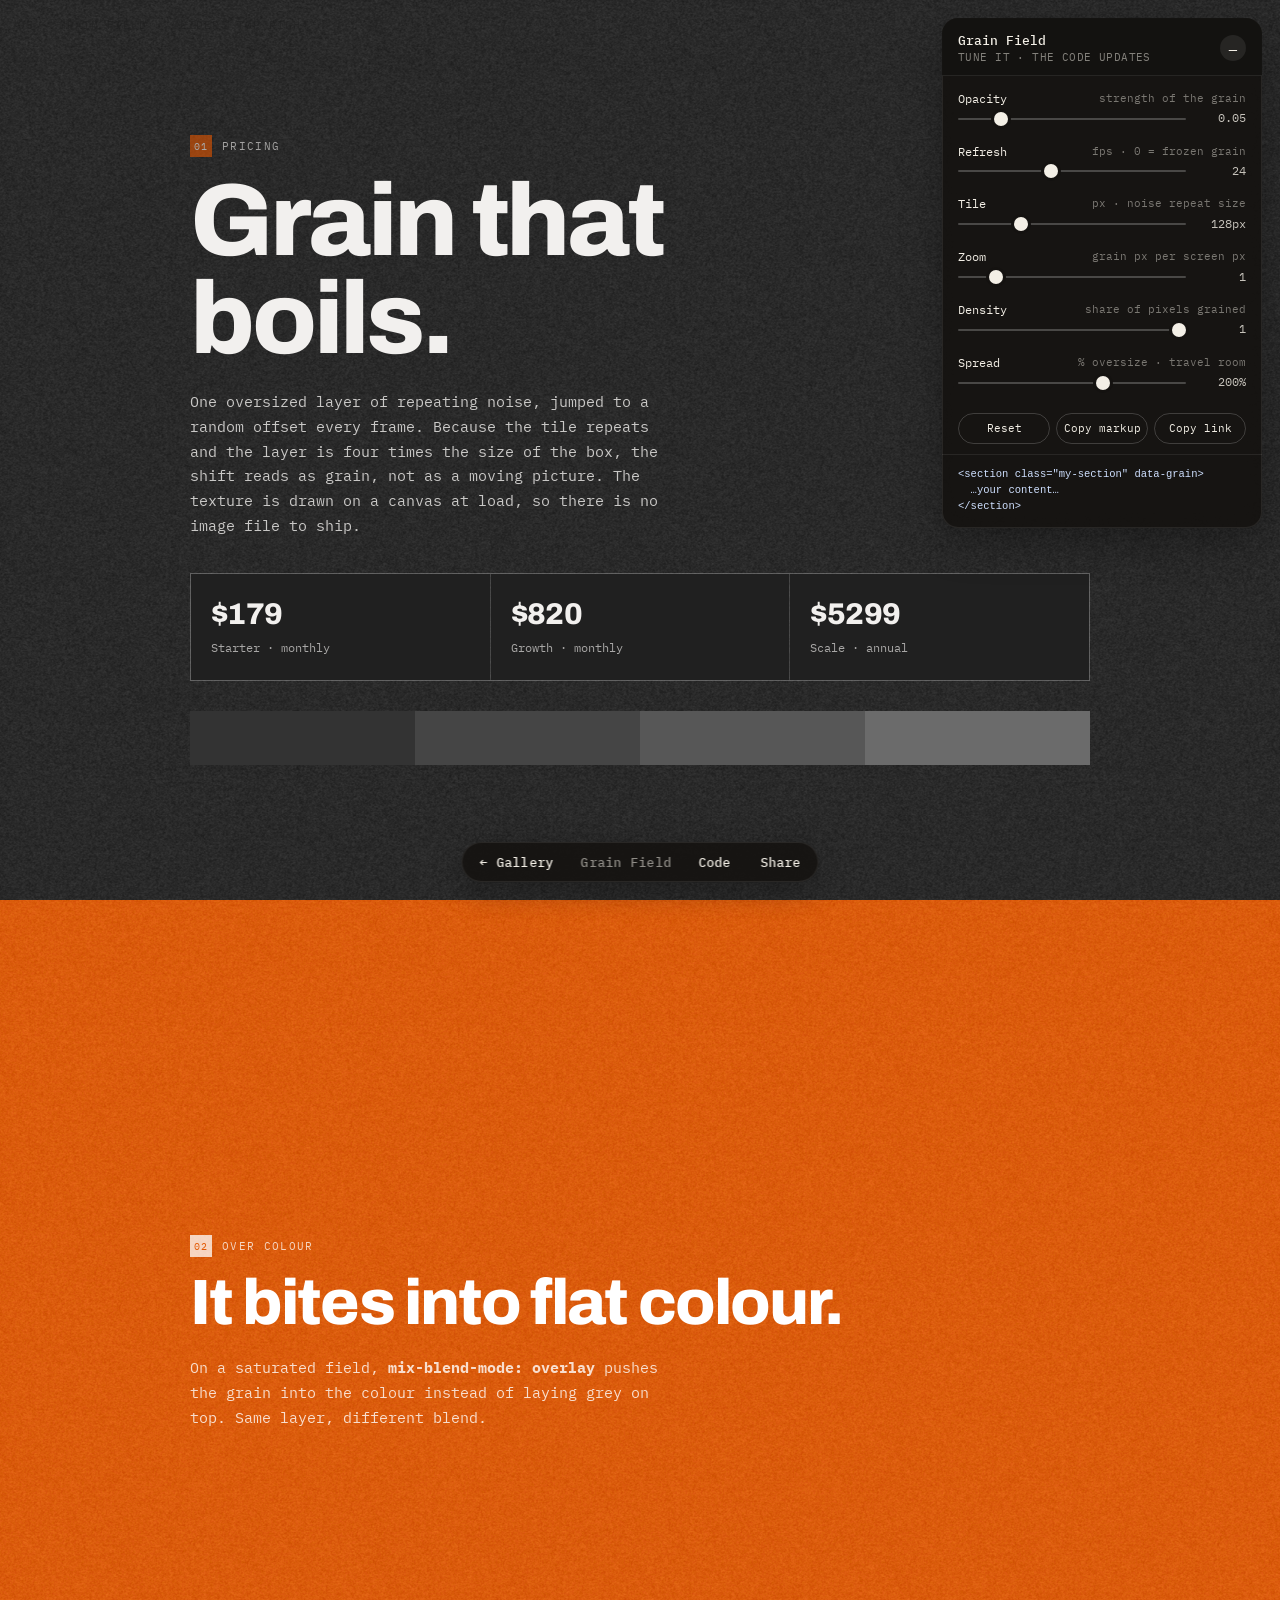
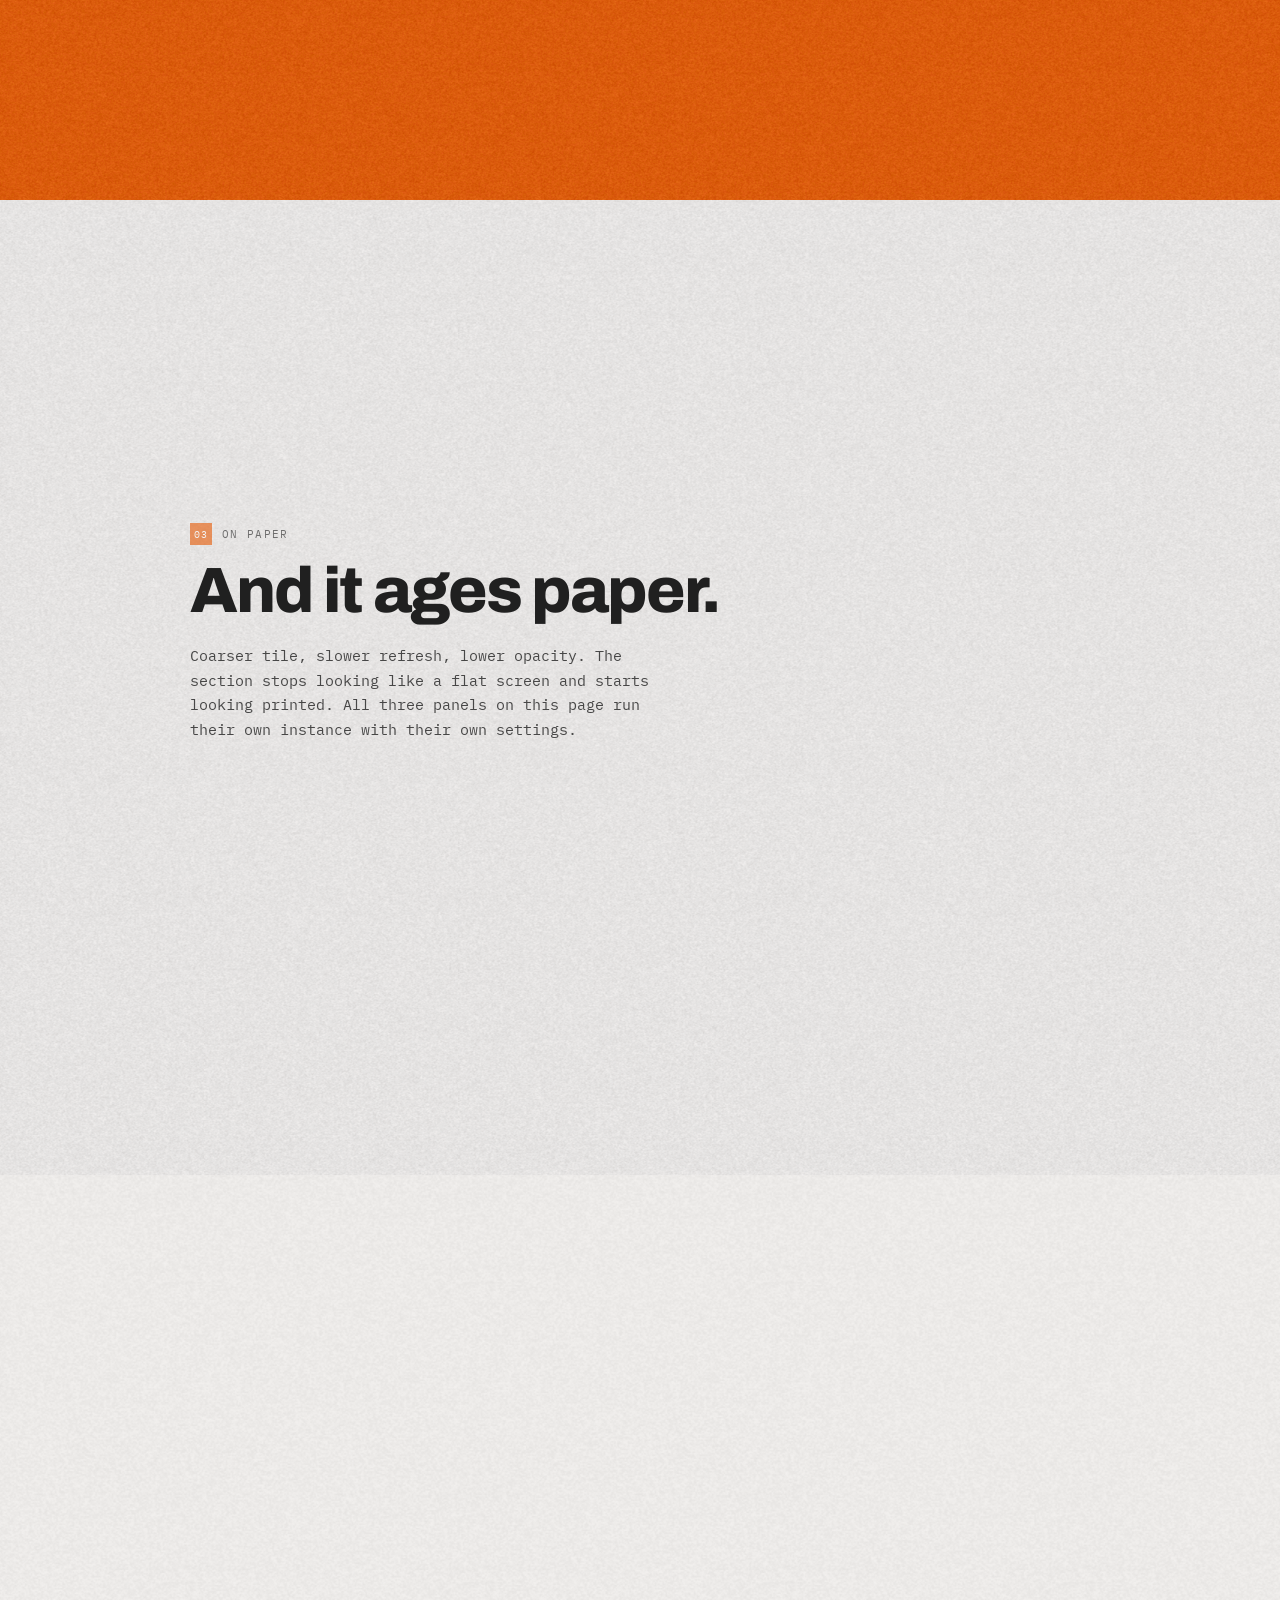
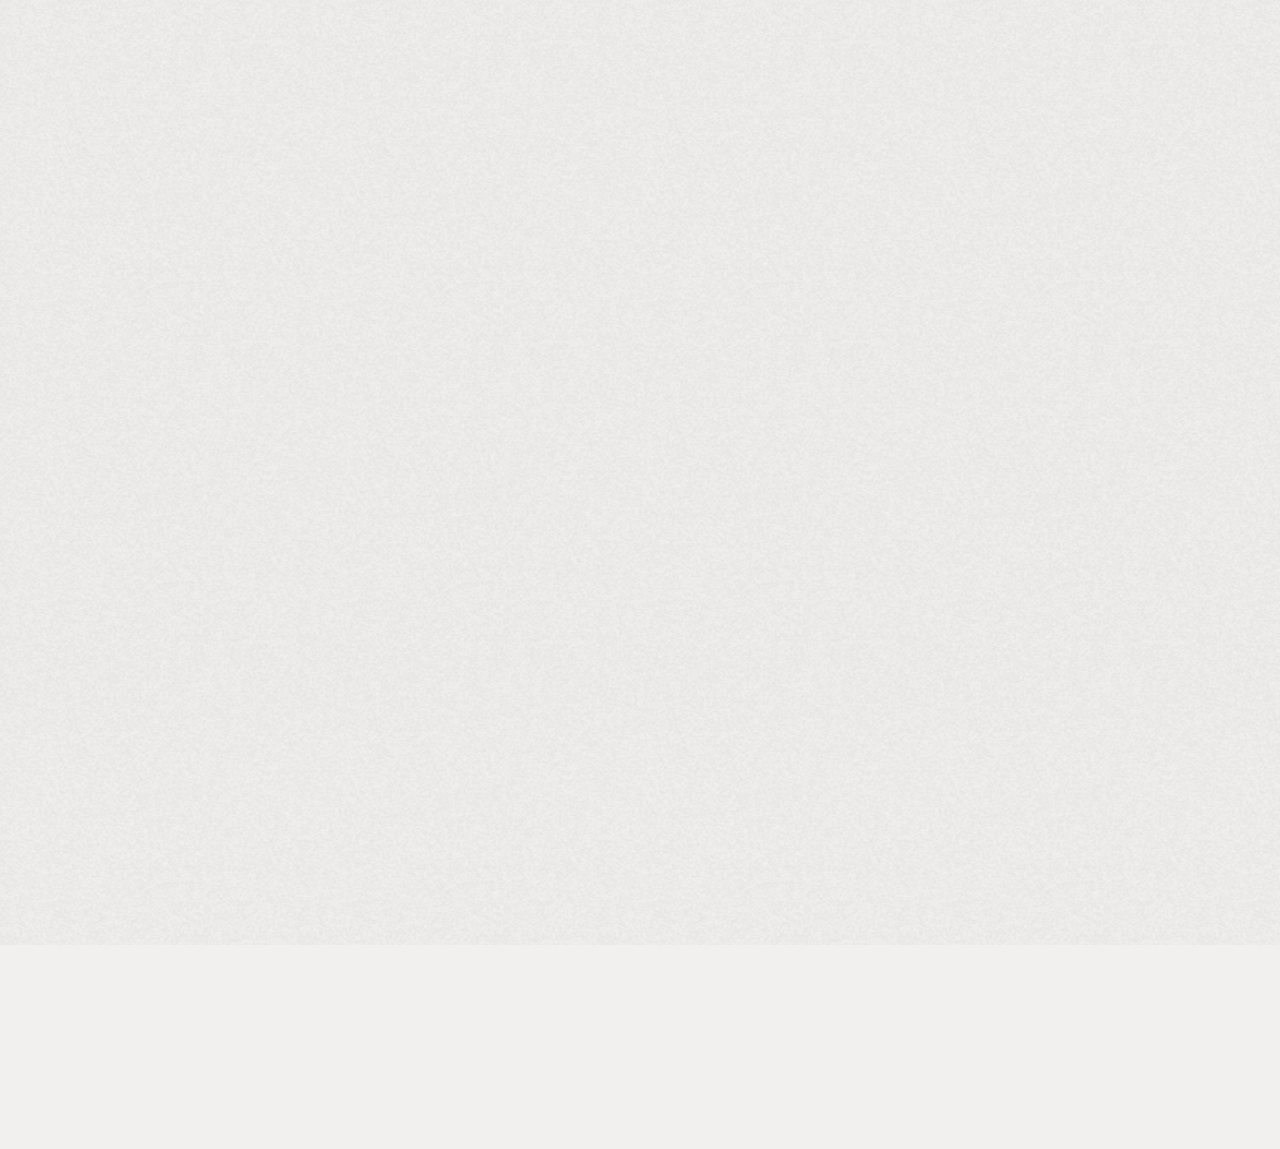
<file: modules/grain-field/index.html>
<!doctype html>
<html lang="en">
<head>
<meta charset="utf-8">
<meta name="viewport" content="width=device-width, initial-scale=1">
<title>Grain Field · Web Modules</title>
<meta name="description" content="An animated film-grain layer that boils over any section, generated on a canvas so there is no image to ship. Extracted from oberon.framer.website.">
<meta name="wm-module" content="grain-field">
<meta name="wm-files" content="grain-field.js, grain-field.css">
<meta name="wm-source" content="https://oberon.framer.website/">
<link rel="icon" href="../../assets/favicon.svg" type="image/svg+xml">
<link rel="preconnect" href="https://fonts.googleapis.com"><link rel="preconnect" href="https://fonts.gstatic.com" crossorigin>
<link href="https://fonts.googleapis.com/css2?family=Archivo:wght@400;600;800&family=IBM+Plex+Mono:wght@400;500&display=swap" rel="stylesheet">
<link rel="stylesheet" href="../../assets/module-page.css">
<link rel="stylesheet" href="grain-field.css">
<style>
  :root { --ink: #202020; --paper: #f2f0ee; --orange: #e65800; }
  * { box-sizing: border-box; }
  html, body { margin: 0; }
  body { background: var(--paper); color: var(--ink); font-family: 'IBM Plex Mono', ui-monospace, monospace; }
  .note { position: fixed; top: 18px; left: 18px; font-size: 11px; letter-spacing: .1em; text-transform: uppercase; opacity: .55; z-index: 5; }
  .panel { min-height: 100vh; display: grid; place-items: center; padding: 12vh 5vw; }
  .panel--dark { background: var(--ink); color: var(--paper); }
  .panel--orange { background: var(--orange); color: #fff; }
  .inner { max-width: 900px; width: 100%; }
  .eyebrow { font-size: 11px; letter-spacing: .12em; text-transform: uppercase; opacity: .6; margin: 0 0 16px; display: flex; gap: 10px; align-items: center; }
  .eyebrow i { width: 22px; height: 22px; display: grid; place-items: center; background: var(--orange); color: #fff; font-style: normal; font-size: 10px; }
  h1, h2 { font-family: 'Archivo', system-ui, sans-serif; font-weight: 800; letter-spacing: -.03em; line-height: .95; margin: 0 0 22px; }
  h1 { font-size: clamp(48px, 8vw, 104px); }
  h2 { font-size: clamp(34px, 5vw, 64px); }
  p.lede { max-width: 54ch; font-size: 15px; line-height: 1.65; opacity: .8; margin: 0 0 34px; }
  .cards { display: grid; grid-template-columns: repeat(auto-fit, minmax(190px, 1fr)); gap: 1px; background: rgba(255,255,255,.14); border: 1px solid rgba(255,255,255,.14); }
  .panel--orange .cards { background: rgba(0,0,0,.16); border-color: rgba(0,0,0,.16); }
  .card { background: var(--ink); padding: 24px 20px; }
  .panel--orange .card { background: var(--orange); }
  .card b { display: block; font-family: 'Archivo', sans-serif; font-size: 30px; font-weight: 800; letter-spacing: -.02em; margin-bottom: 6px; }
  .card span { font-size: 12px; opacity: .65; }
  .swatch { display: flex; gap: 0; margin-top: 30px; }
  .swatch div { flex: 1; height: 54px; }
</style>
</head>
<body>
<div class="note">05 · grain field · sliders top right</div>

<section class="panel panel--dark" data-grain='{"opacity":0.06,"fps":24}'>
  <div class="inner">
    <p class="eyebrow"><i>01</i> pricing</p>
    <h1>Grain that<br>boils.</h1>
    <p class="lede">One oversized layer of repeating noise, jumped to a random offset every frame. Because the tile repeats and the layer is four times the size of the box, the shift reads as grain, not as a moving picture. The texture is drawn on a canvas at load, so there is no image file to ship.</p>
    <div class="cards">
      <div class="card"><b>$179</b><span>Starter · monthly</span></div>
      <div class="card"><b>$820</b><span>Growth · monthly</span></div>
      <div class="card"><b>$5299</b><span>Scale · annual</span></div>
    </div>
    <div class="swatch">
      <div style="background:#333"></div><div style="background:#454545"></div>
      <div style="background:#575757"></div><div style="background:#6b6b6b"></div>
    </div>
  </div>
</section>

<section class="panel panel--orange" data-grain='{"opacity":0.09,"fps":18,"blend":"overlay"}'>
  <div class="inner">
    <p class="eyebrow" style="opacity:.75"><i style="background:#fff;color:var(--orange)">02</i> over colour</p>
    <h2>It bites into flat colour.</h2>
    <p class="lede">On a saturated field, <b>mix-blend-mode: overlay</b> pushes the grain into the colour instead of laying grey on top. Same layer, different blend.</p>
  </div>
</section>

<section class="panel" data-grain='{"opacity":0.045,"fps":12,"size":200,"scale":1.5}'>
  <div class="inner">
    <p class="eyebrow"><i>03</i> on paper</p>
    <h2>And it ages paper.</h2>
    <p class="lede">Coarser tile, slower refresh, lower opacity. The section stops looking like a flat screen and starts looking printed. All three panels on this page run their own instance with their own settings.</p>
  </div>
</section>

<script src="grain-field.js"></script>
<script src="../../assets/module-page.js"></script>
<script src="../../assets/controls.js"></script>
<script>
  function buildPanel() {
    if (document.documentElement.classList.contains('wm-embed')) return;
    const D = GrainField.DEFAULTS;
    WMControls.create({
      title: 'Grain Field',
      defaults: D,
      schema: [
        { key: 'opacity', label: 'Opacity',  hint: 'strength of the grain',   min: 0, max: .3,  step: .005 },
        { key: 'fps',     label: 'Refresh',  hint: 'fps · 0 = frozen grain',  min: 0, max: 60,  step: 1 },
        { key: 'size',    label: 'Tile',     hint: 'px · noise repeat size',  min: 32, max: 400, step: 8, unit: 'px' },
        { key: 'scale',   label: 'Zoom',     hint: 'grain px per screen px',  min: .5, max: 4,  step: .1 },
        { key: 'density', label: 'Density',  hint: 'share of pixels grained', min: .05, max: 1, step: .01 },
        { key: 'spread',  label: 'Spread',   hint: '% oversize · travel room', min: 20, max: 300, step: 10, unit: '%' },
      ],
      onChange: (v) => GrainField.setAll(v),
      snippet: (v) => {
        const d = {}; Object.keys(D).forEach(k => { if (v[k] !== D[k]) d[k] = v[k]; });
        const a = Object.keys(d).length ? " data-grain='" + JSON.stringify(d) + "'" : ' data-grain';
        return '<section class="my-section"' + a + '>\n  …your content…\n</section>';
      }
    });
  }
  if (document.readyState === 'loading') document.addEventListener('DOMContentLoaded', buildPanel); else buildPanel();
</script>
</body>
</html>
</file>
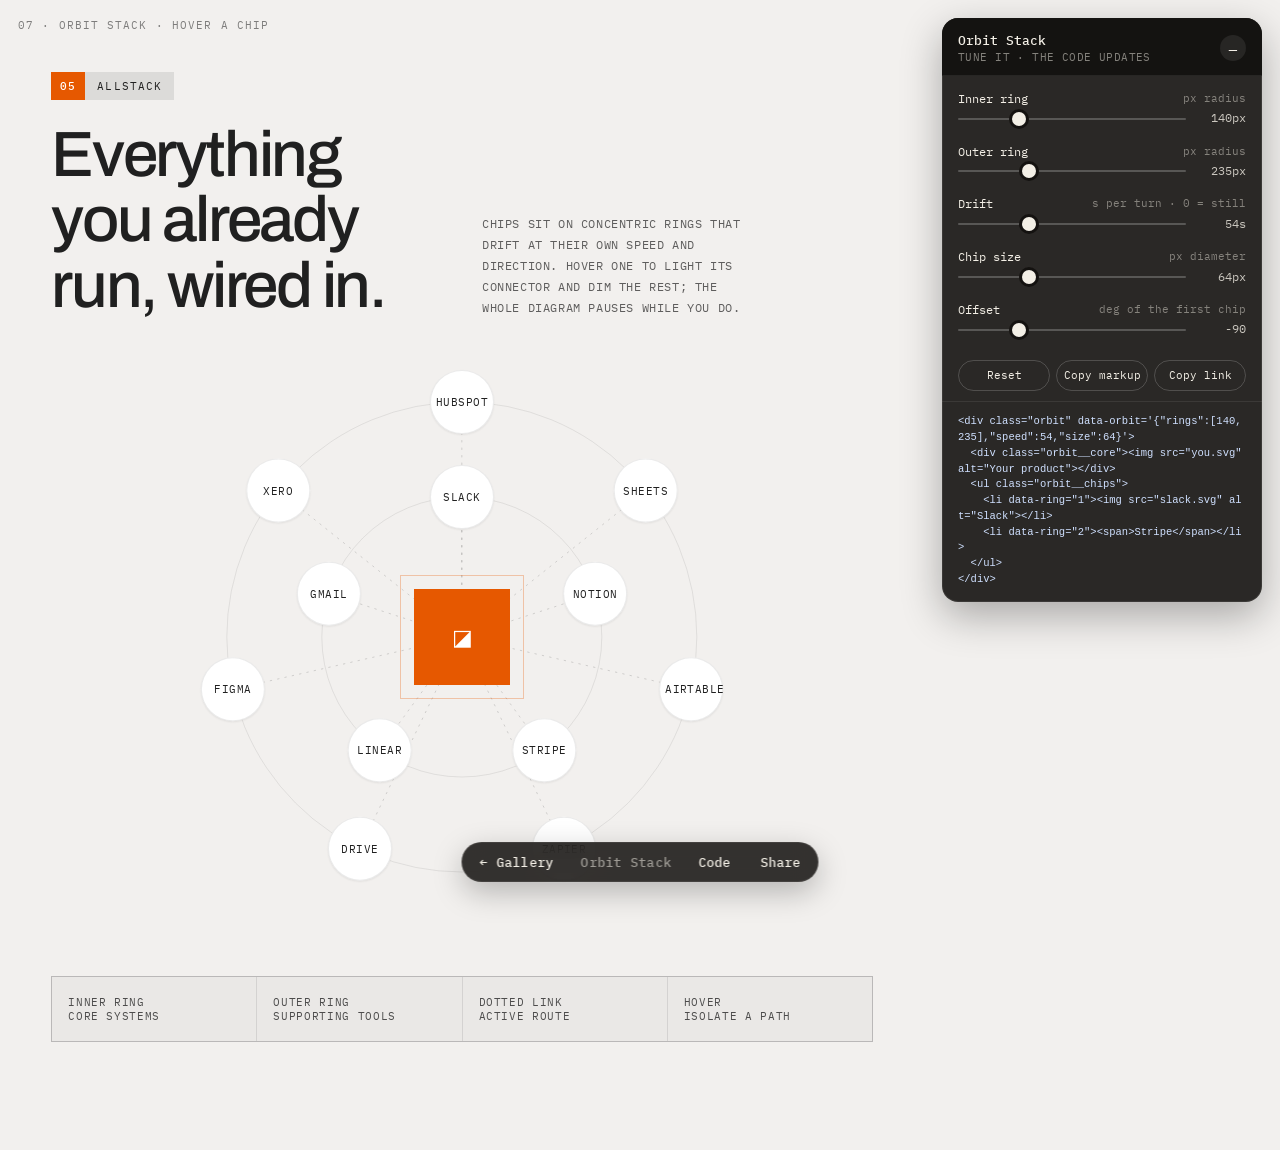
<file: modules/orbit-stack/index.html>
<!doctype html>
<html lang="en">
<head>
<meta charset="utf-8">
<meta name="viewport" content="width=device-width, initial-scale=1">
<title>Orbit Stack · Web Modules</title>
<meta name="description" content="An integrations diagram: logo chips on concentric drifting rings, wired to a centre mark with dotted connectors. Extracted from oberon.framer.website.">
<meta name="wm-module" content="orbit-stack">
<meta name="wm-files" content="orbit-stack.js, orbit-stack.css">
<meta name="wm-source" content="https://oberon.framer.website/">
<link rel="icon" href="../../assets/favicon.svg" type="image/svg+xml">
<link rel="preconnect" href="https://fonts.googleapis.com"><link rel="preconnect" href="https://fonts.gstatic.com" crossorigin>
<link href="https://fonts.googleapis.com/css2?family=Archivo:wght@400;500;700&family=IBM+Plex+Mono:wght@400;500&display=swap" rel="stylesheet">
<link rel="stylesheet" href="../../assets/module-page.css">
<link rel="stylesheet" href="orbit-stack.css">
<style>
  :root { --ink: #202020; --paper: #f2f0ee; --orange: #e65800; }
  * { box-sizing: border-box; }
  html, body { margin: 0; }
  body { background: var(--paper); color: var(--ink); font-family: 'IBM Plex Mono', ui-monospace, monospace; }
  .note { position: fixed; top: 18px; left: 18px; font-size: 11px; letter-spacing: .1em; text-transform: uppercase; opacity: .55; z-index: 9; }
  .wrap { max-width: 1240px; margin: 0 auto; padding: 8vh clamp(20px, 4vw, 56px) 12vh; }
  .head { display: grid; grid-template-columns: 1fr 1fr; gap: 40px; align-items: end; margin-bottom: 20px; }
  .badge { display: inline-flex; font-size: 11px; letter-spacing: .1em; text-transform: uppercase; margin-bottom: 22px; }
  .badge b { background: var(--orange); color: #fff; padding: 7px 9px; font-weight: 500; }
  .badge span { background: rgba(32,32,32,.1); padding: 7px 12px; }
  h1 { font-family: 'Archivo', system-ui, sans-serif; font-weight: 500; font-size: clamp(36px, 5vw, 66px); line-height: 1.02; letter-spacing: -.035em; margin: 0; max-width: 14ch; }
  .head p { font-size: 12px; line-height: 1.75; letter-spacing: .05em; text-transform: uppercase; opacity: .7; max-width: 40ch; margin: 0; }
  .orbit { --orbit-extent: 660px; }
  .legend { margin-top: 40px; display: flex; flex-wrap: wrap; gap: 1px; background: rgba(32,32,32,.14); border: 1px solid rgba(32,32,32,.14); }
  .legend div { flex: 1 1 160px; background: var(--paper); padding: 18px 16px; font-size: 11px; letter-spacing: .06em; text-transform: uppercase; opacity: .75; }
  @media (max-width: 860px) { .head { grid-template-columns: 1fr; } .orbit { --orbit-extent: 560px; } }
</style>
</head>
<body class="wm-reserve">
<div class="note">07 · orbit stack · hover a chip</div>

<main class="wrap">
  <div class="head">
    <div>
      <div class="badge"><b>05</b><span>allstack</span></div>
      <h1>Everything you already run, wired in.</h1>
    </div>
    <p>Chips sit on concentric rings that drift at their own speed and direction. Hover one to light its connector and dim the rest; the whole diagram pauses while you do.</p>
  </div>

  <div class="orbit" data-orbit='{"rings":[140,235],"speed":54,"size":64}'>
    <div class="orbit__core">◪</div>
    <ul class="orbit__chips">
      <li data-ring="1"><span>Slack</span></li>
      <li data-ring="1"><span>Notion</span></li>
      <li data-ring="1"><span>Stripe</span></li>
      <li data-ring="1"><span>Linear</span></li>
      <li data-ring="1"><span>Gmail</span></li>
      <li data-ring="2"><span>HubSpot</span></li>
      <li data-ring="2"><span>Sheets</span></li>
      <li data-ring="2"><span>Airtable</span></li>
      <li data-ring="2"><span>Zapier</span></li>
      <li data-ring="2"><span>Drive</span></li>
      <li data-ring="2"><span>Figma</span></li>
      <li data-ring="2"><span>Xero</span></li>
    </ul>
  </div>

  <div class="legend">
    <div>Inner ring<br>core systems</div>
    <div>Outer ring<br>supporting tools</div>
    <div>Dotted link<br>active route</div>
    <div>Hover<br>isolate a path</div>
  </div>
</main>

<script src="orbit-stack.js"></script>
<script src="../../assets/module-page.js"></script>
<script src="../../assets/controls.js"></script>
<script>
  function buildPanel() {
    if (document.documentElement.classList.contains('wm-embed')) return;
    const D = OrbitStack.DEFAULTS;
    WMControls.create({
      title: 'Orbit Stack',
      defaults: { ring1: 140, ring2: 235, speed: 54, size: 64, start: D.start },
      schema: [
        { key: 'ring1', label: 'Inner ring', hint: 'px radius',            min: 80,  max: 320, step: 5, unit: 'px' },
        { key: 'ring2', label: 'Outer ring', hint: 'px radius',            min: 140, max: 460, step: 5, unit: 'px' },
        { key: 'speed', label: 'Drift',      hint: 's per turn · 0 = still', min: 0, max: 180, step: 2, unit: 's' },
        { key: 'size',  label: 'Chip size',  hint: 'px diameter',          min: 40,  max: 120, step: 2, unit: 'px' },
        { key: 'start', label: 'Offset',     hint: 'deg of the first chip', min: -180, max: 180, step: 5 },
      ],
      onChange: (v) => OrbitStack.setAll({ rings: [v.ring1, v.ring2], speed: v.speed, size: v.size, start: v.start }),
      snippet: (v) => {
        const d = {};
        if (v.ring1 !== 150 || v.ring2 !== 250) d.rings = [v.ring1, v.ring2];
        if (v.speed !== D.speed) d.speed = v.speed;
        if (v.size !== D.size) d.size = v.size;
        if (v.start !== D.start) d.start = v.start;
        const a = Object.keys(d).length ? " data-orbit='" + JSON.stringify(d) + "'" : ' data-orbit';
        return '<div class="orbit"' + a + '>\n  <div class="orbit__core"><img src="you.svg" alt="Your product"></div>\n  <ul class="orbit__chips">\n    <li data-ring="1"><img src="slack.svg" alt="Slack"></li>\n    <li data-ring="2"><span>Stripe</span></li>\n  </ul>\n</div>';
      }
    });
  }
  if (document.readyState === 'loading') document.addEventListener('DOMContentLoaded', buildPanel); else buildPanel();
</script>
</body>
</html>
</file>
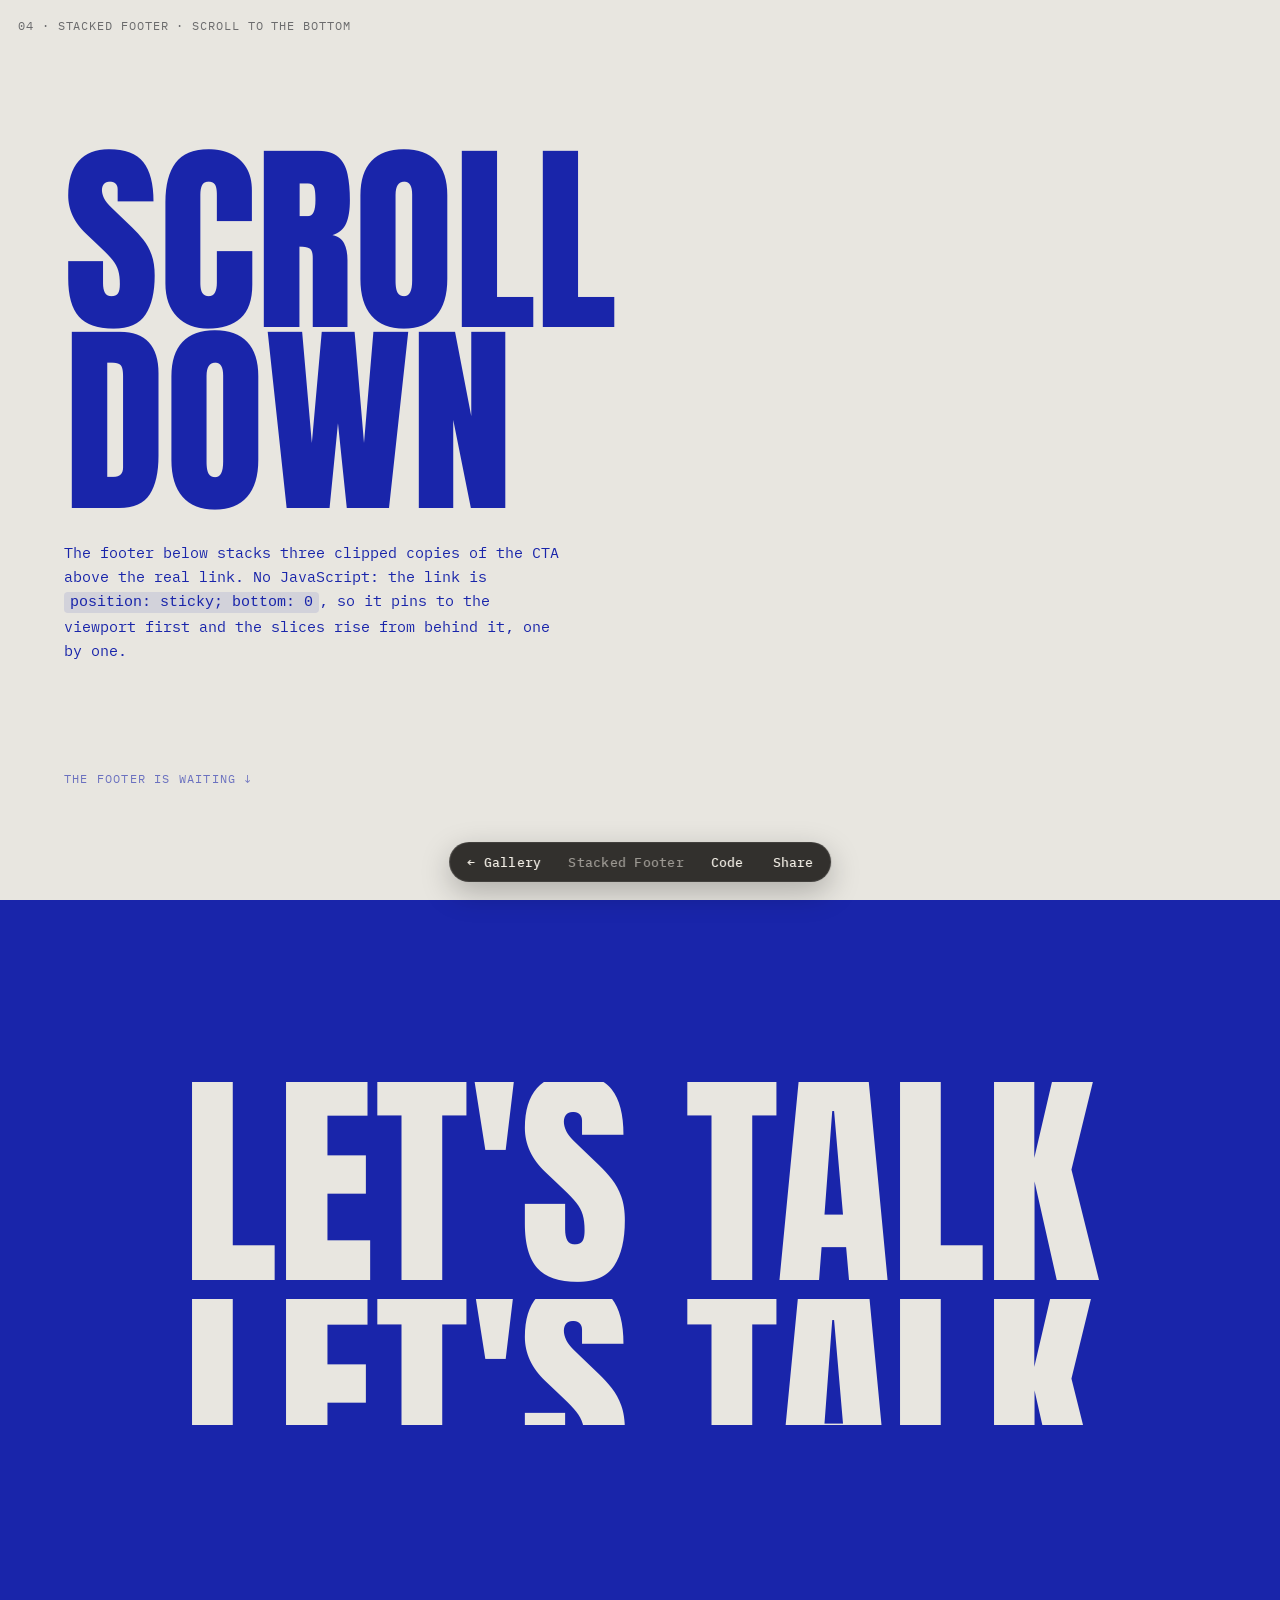
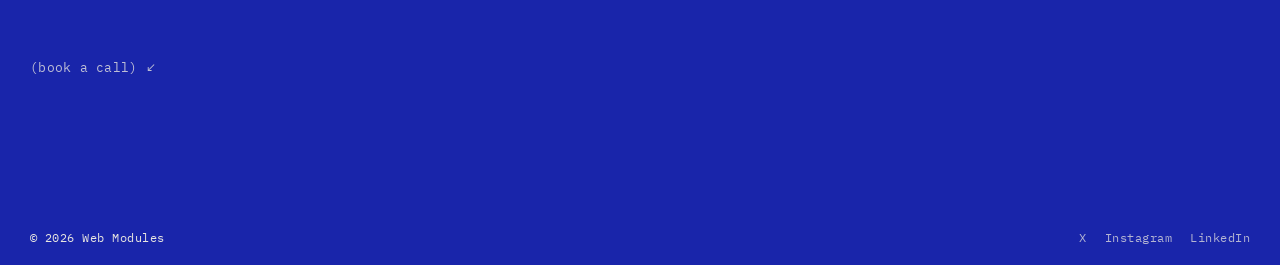
<file: modules/stacked-footer/index.html>
<!doctype html>
<html lang="en">
<head>
<meta charset="utf-8">
<meta name="viewport" content="width=device-width, initial-scale=1">
<title>Stacked Footer · Web Modules</title>
<meta name="description" content="A huge CTA word that replicates upward as the footer scrolls in — pure CSS with position: sticky. Extracted from kaix.framer.website.">
<meta name="wm-module" content="stacked-footer">
<meta name="wm-files" content="stacked-footer.css">
<meta name="wm-source" content="https://kaix.framer.website/">
<link rel="icon" href="../../assets/favicon.svg" type="image/svg+xml">
<link rel="preconnect" href="https://fonts.googleapis.com"><link rel="preconnect" href="https://fonts.gstatic.com" crossorigin>
<link href="https://fonts.googleapis.com/css2?family=Anton&family=IBM+Plex+Mono:wght@400;500&display=swap" rel="stylesheet">
<link rel="stylesheet" href="../../assets/module-page.css">
<link rel="stylesheet" href="stacked-footer.css">
<style>
  :root { --paper: #e8e6e0; --blue: #1925aa; }
  * { box-sizing: border-box; }
  html, body { margin: 0; }
  body { background: var(--paper); color: var(--blue); font-family: 'IBM Plex Mono', ui-monospace, monospace; }
  .note { position: fixed; top: 18px; left: 18px; font-size: 11.5px; letter-spacing: .08em; text-transform: uppercase; opacity: .6; z-index: 2; mix-blend-mode: difference; color: #fff; }
  .page { min-height: 100vh; padding: 14vh 5vw 10vh; display: grid; align-content: center; }
  h1 { font-family: 'Anton', Impact, sans-serif; font-weight: 400; font-size: clamp(64px, 16vw, 240px); line-height: .88; margin: 0; text-transform: uppercase; }
  .lede { max-width: 56ch; font-size: 15px; line-height: 1.6; margin: 30px 0 0; }
  .lede code { background: rgba(25,37,170,.1); padding: 2px 6px; border-radius: 4px; }
  .arrow { display: block; margin-top: 12vh; font-size: 12px; letter-spacing: .1em; text-transform: uppercase; opacity: .6; }
  .arrow::after { content: "↓"; display: inline-block; margin-left: 8px; animation: nudge 1.6s cubic-bezier(.45,0,.2,1) infinite alternate; }
  @keyframes nudge { from { translate: 0 -3px; } to { translate: 0 4px; } }
  .sfoot__cta:hover { color: #fff; }
</style>
</head>
<body>
<div class="note">04 · stacked footer · scroll to the bottom</div>

<main class="page">
  <h1>Scroll<br>Down</h1>
  <p class="lede">The footer below stacks three clipped copies of the CTA above the real link. No JavaScript: the link is <code>position: sticky; bottom: 0</code>, so it pins to the viewport first and the slices rise from behind it, one by one.</p>
  <span class="arrow">the footer is waiting</span>
</main>

<footer class="sfoot">
  <div class="sfoot__stack">
    <div class="sfoot__slice" aria-hidden="true">Let's Talk</div>
    <div class="sfoot__slice" aria-hidden="true">Let's Talk</div>
    <div class="sfoot__slice" aria-hidden="true">Let's Talk</div>
    <a class="sfoot__cta" href="mailto:hello@example.com">Let's Talk</a>
  </div>
  <div class="sfoot__note"><span>(book a call)</span><span aria-hidden="true">↙</span></div>
  <div class="sfoot__bar">
    <span>© 2026 Web Modules</span>
    <nav><a href="#">X</a><a href="#">Instagram</a><a href="#">LinkedIn</a></nav>
  </div>
</footer>

<script src="../../assets/module-page.js"></script>
</body>
</html>
</file>
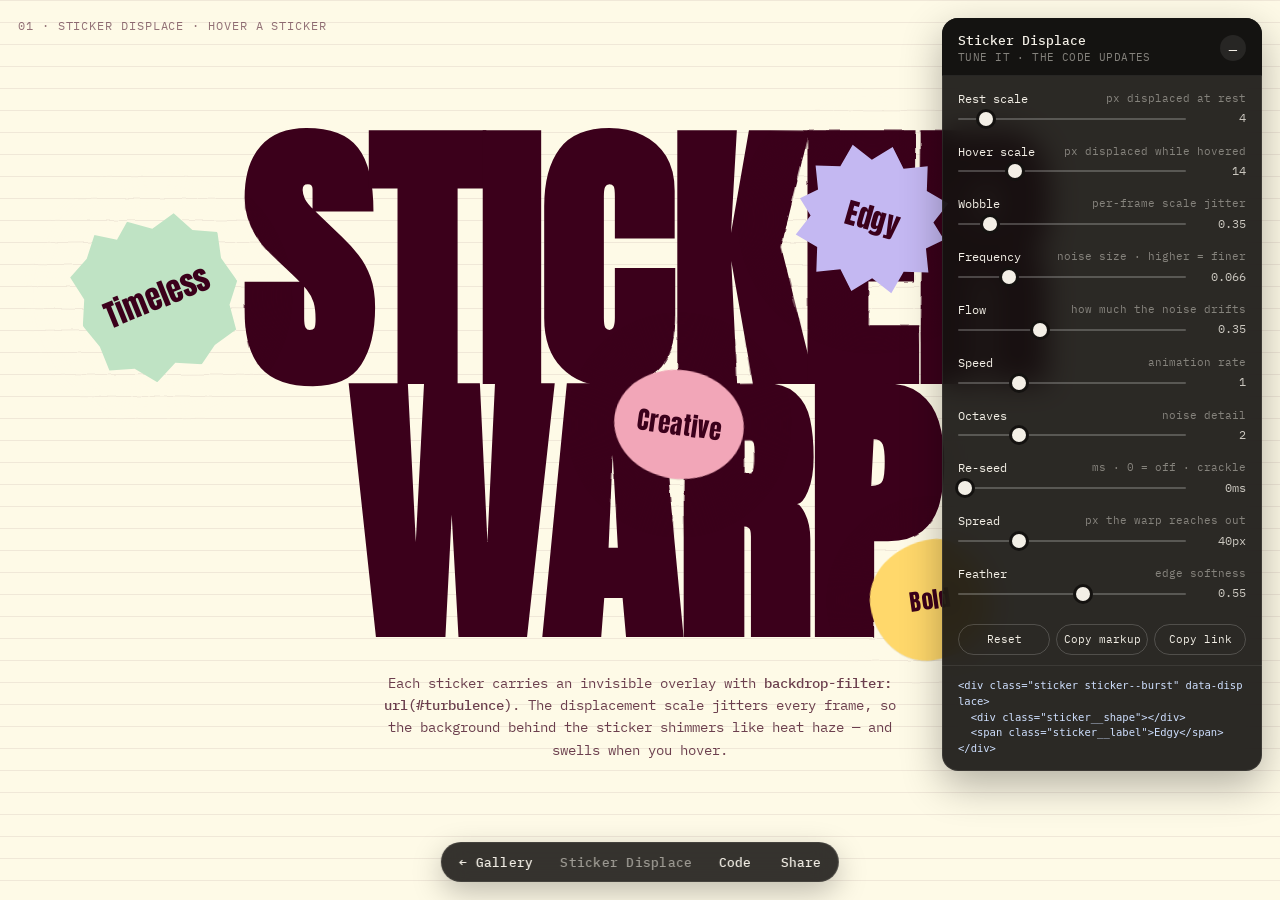
<file: modules/sticker-displace/index.html>
<!doctype html>
<html lang="en">
<head>
<meta charset="utf-8">
<meta name="viewport" content="width=device-width, initial-scale=1">
<title>Sticker Displace · Web Modules</title>
<meta name="description" content="Stickers that warp the background behind them with an animated SVG displacement filter. Extracted from agenius.framer.website and rebuilt in plain HTML/CSS/JS.">
<meta name="wm-module" content="sticker-displace">
<meta name="wm-files" content="sticker-displace.js, sticker-displace.css">
<meta name="wm-source" content="https://agenius.framer.website/">
<link rel="icon" href="../../assets/favicon.svg" type="image/svg+xml">
<link rel="preconnect" href="https://fonts.googleapis.com"><link rel="preconnect" href="https://fonts.gstatic.com" crossorigin>
<link href="https://fonts.googleapis.com/css2?family=Anton&family=IBM+Plex+Mono:wght@400;500&display=swap" rel="stylesheet">
<link rel="stylesheet" href="../../assets/module-page.css">
<link rel="stylesheet" href="sticker-displace.css">
<style>
  :root { --paper: #fefae7; --ink: #3b001b; }
  * { box-sizing: border-box; }
  html, body { margin: 0; }
  body {
    min-height: 100vh; background: var(--paper); color: var(--ink);
    font-family: 'IBM Plex Mono', ui-monospace, monospace;
    overflow-x: hidden;
  }
  /* a ruled texture behind everything, so the warp is visible even off the letters */
  .rules {
    position: fixed; inset: 0; pointer-events: none; opacity: .5;
    background-image: linear-gradient(rgba(59,0,27,.14) 1px, transparent 1px);
    background-size: 100% 22px;
  }
  .hero { position: relative; min-height: 100vh; display: grid; place-items: center; padding: 8vh 4vw; }
  .headline {
    position: relative; margin: 0; text-align: center;
    font-family: 'Anton', Impact, sans-serif; font-size: clamp(88px, 22vw, 340px); line-height: .9;
    letter-spacing: -.01em; color: var(--ink); text-transform: uppercase;
  }
  .sub { margin: 26px auto 0; max-width: 520px; text-align: center; font-size: 14px; line-height: 1.6; opacity: .75; }
  .sub b { font-weight: 500; }
  /* place stickers over the headline, like the reference */
  .stickers { position: absolute; inset: 0; pointer-events: none; }
  .stickers .sticker { position: absolute; pointer-events: auto; }
  .s1 { left: 6%; top: 24%; --sticker-bg: #bfe3c4; --sticker-rot: -22deg; --sticker-delay: -1s; }
  .s2 { left: 48%; top: 40%; --sticker-bg: #f2a6b8; --sticker-rot: 8deg; --sticker-size: 130px; --sticker-delay: -3s; }
  .s3 { right: 26%; top: 16%; --sticker-bg: #c4b8f2; --sticker-rot: 16deg; --sticker-size: 150px; --sticker-delay: -2s; }
  .s4 { left: 68%; top: 60%; --sticker-bg: #ffd86b; --sticker-rot: -8deg; --sticker-size: 120px; --sticker-delay: -4s; }
  .note { position: fixed; top: 18px; left: 18px; font-size: 11.5px; letter-spacing: .08em; text-transform: uppercase; opacity: .55; }
  @media (max-width: 720px) {
    .s1 { left: 2%; top: 18%; --sticker-size: 110px; }
    .s2 { left: 60%; top: 34%; --sticker-size: 96px; }
    .s3 { right: 2%; top: 60%; --sticker-size: 110px; }
    .s4 { left: 14%; bottom: 22%; --sticker-size: 90px; }
  }
</style>
</head>
<body>
<div class="rules" aria-hidden="true"></div>
<div class="note">01 · sticker displace · hover a sticker</div>

<main class="hero">
  <div>
    <h1 class="headline">Sticker<br>Warp</h1>
    <p class="sub">Each sticker carries an invisible overlay with <b>backdrop-filter: url(#turbulence)</b>. The displacement scale jitters every frame, so the background behind the sticker shimmers like heat haze — and swells when you hover.</p>
  </div>

  <div class="stickers">
    <div class="sticker sticker--flower s1" data-displace='{"scale":4,"hover":18,"spread":56}'>
      <div class="sticker__shape"></div><span class="sticker__label">Timeless</span>
    </div>
    <div class="sticker sticker--cloud s2" data-displace='{"scale":4,"hover":16,"spread":48}'>
      <div class="sticker__shape"></div><span class="sticker__label">Creative</span>
    </div>
    <div class="sticker sticker--burst s3" data-displace='{"scale":5,"hover":22,"spread":60}'>
      <div class="sticker__shape"></div><span class="sticker__label">Edgy</span>
    </div>
    <div class="sticker sticker--blob s4" data-displace='{"scale":3,"hover":14,"spread":44}'>
      <div class="sticker__shape"></div><span class="sticker__label">Bold</span>
    </div>
  </div>
</main>

<script src="sticker-displace.js"></script>
<script src="../../assets/module-page.js"></script>
<script src="../../assets/controls.js"></script>
<script>
  // Live tuning panel — every slider updates all stickers AND the markup snippet (values also land in the URL hash).
  function buildPanel() {
    if (document.documentElement.classList.contains('wm-embed')) return;
    const D = StickerDisplace.DEFAULTS;
    WMControls.create({
      title: 'Sticker Displace',
      defaults: D,
      schema: [
        { key: 'scale',     label: 'Rest scale',   hint: 'px displaced at rest',        min: 0,     max: 40,   step: 0.5 },
        { key: 'hover',     label: 'Hover scale',  hint: 'px displaced while hovered',  min: 0,     max: 60,   step: 0.5 },
        { key: 'wobble',    label: 'Wobble',       hint: 'per-frame scale jitter',      min: 0,     max: 3,    step: 0.05 },
        { key: 'freq',      label: 'Frequency',    hint: 'noise size · higher = finer', min: 0.005, max: 0.3,  step: 0.001 },
        { key: 'flow',      label: 'Flow',         hint: 'how much the noise drifts',   min: 0,     max: 1,    step: 0.01 },
        { key: 'speed',     label: 'Speed',        hint: 'animation rate',              min: 0,     max: 4,    step: 0.05 },
        { key: 'octaves',   label: 'Octaves',      hint: 'noise detail',                min: 1,     max: 5,    step: 1 },
        { key: 'seedEvery', label: 'Re-seed',      hint: 'ms · 0 = off · crackle',      min: 0,     max: 1000, step: 10, unit: 'ms' },
        { key: 'spread',    label: 'Spread',       hint: 'px the warp reaches out',     min: 0,     max: 160,  step: 2, unit: 'px' },
        { key: 'feather',   label: 'Feather',      hint: 'edge softness',               min: 0,     max: 1,    step: 0.01 },
      ],
      onChange: (v) => StickerDisplace.setAll(v),
      snippet: (v) => {
        const diff = {}; Object.keys(D).forEach(k => { if (v[k] !== D[k]) diff[k] = v[k]; });
        const attr = Object.keys(diff).length ? " data-displace='" + JSON.stringify(diff) + "'" : ' data-displace';
        return '<div class="sticker sticker--burst"' + attr + '>\n  <div class="sticker__shape"></div>\n  <span class="sticker__label">Edgy</span>\n</div>';
      }
    });
  }
  if (document.readyState === 'loading') document.addEventListener('DOMContentLoaded', buildPanel); else buildPanel();
</script>
</body>
</html>
</file>
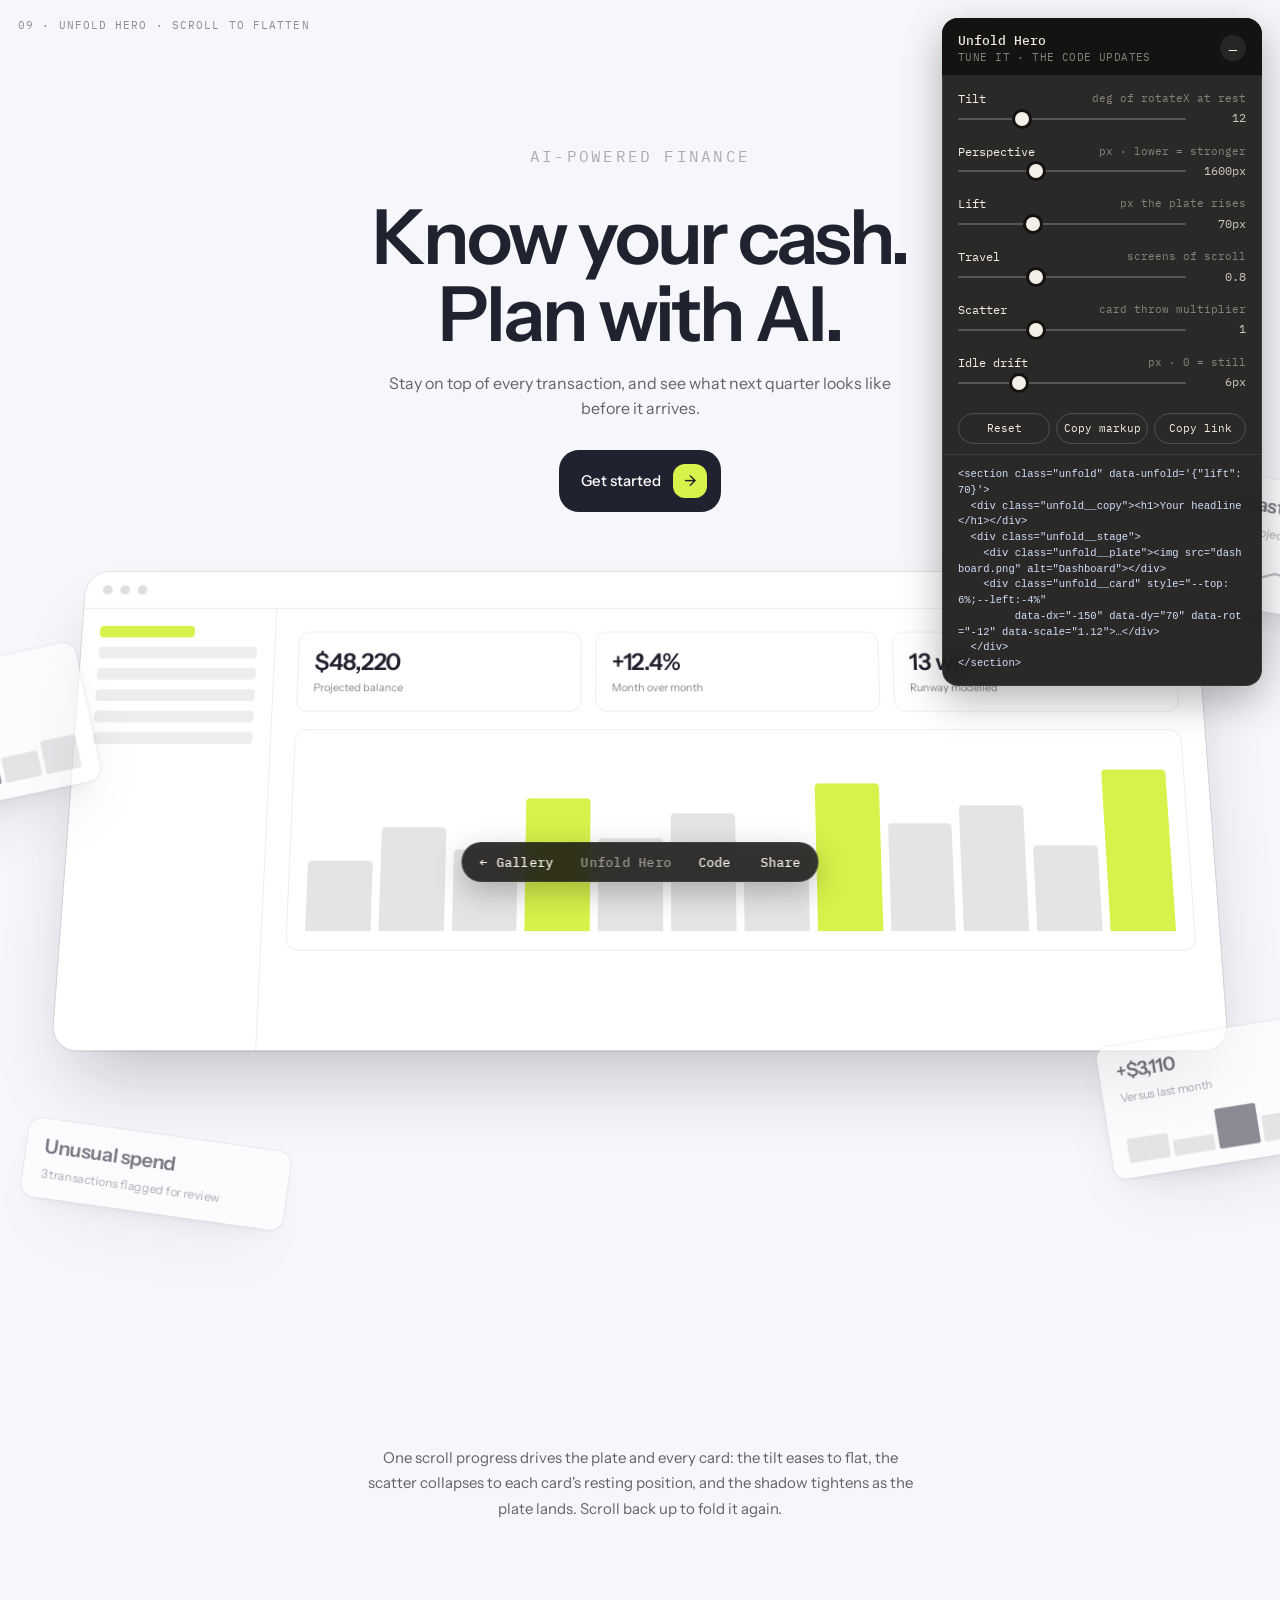
<file: modules/unfold-hero/index.html>
<!doctype html>
<html lang="en">
<head>
<meta charset="utf-8">
<meta name="viewport" content="width=device-width, initial-scale=1">
<title>Unfold Hero · Web Modules</title>
<meta name="description" content="A dashboard held in 3D perspective with UI cards scattered around it, flattening and snapping into place as you scroll. Extracted from makro.framer.website/home-alt.">
<meta name="wm-module" content="unfold-hero">
<meta name="wm-files" content="unfold-hero.js, unfold-hero.css">
<meta name="wm-source" content="https://makro.framer.website/home-alt">
<link rel="icon" href="../../assets/favicon.svg" type="image/svg+xml">
<link rel="preconnect" href="https://fonts.googleapis.com"><link rel="preconnect" href="https://fonts.gstatic.com" crossorigin>
<link href="https://fonts.googleapis.com/css2?family=Instrument+Sans:wght@400;500;600&family=IBM+Plex+Mono:wght@400;500&display=swap" rel="stylesheet">
<link rel="stylesheet" href="../../assets/module-page.css">
<link rel="stylesheet" href="unfold-hero.css">
<style>
  :root { --ink: #21222f; --page: #f6f7fb; --lime: #d7f24a; }
  * { box-sizing: border-box; }
  html, body { margin: 0; }
  body { background: var(--page); color: var(--ink); font-family: 'Instrument Sans', system-ui, sans-serif; }
  .note { position: fixed; top: 18px; left: 18px; font-family: 'IBM Plex Mono', monospace; font-size: 11px; letter-spacing: .1em; text-transform: uppercase; opacity: .5; z-index: 9; }
  .unfold { padding: 16vh clamp(20px, 5vw, 90px) 0; }
  .kicker { font-family: 'IBM Plex Mono', monospace; font-size: 11px; letter-spacing: .14em; text-transform: uppercase; opacity: .5; margin: 0 0 16px; }
  h1 { font-size: clamp(40px, 6.6vw, 76px); font-weight: 600; letter-spacing: -.04em; line-height: 1.02; margin: 0 0 18px; }
  .unfold__copy p { max-width: 46ch; margin: 0 auto 28px; color: rgba(36,36,38,.7); font-size: 16px; line-height: 1.6; }
  .cta { display: inline-flex; align-items: center; gap: 12px; background: var(--ink); color: #fff; text-decoration: none; padding: 14px 14px 14px 22px; border-radius: 20px; font-size: 15px; font-weight: 500; transition: transform .5s cubic-bezier(.2,1.4,.3,1); }
  .cta:hover { transform: translateY(-2px); }
  .cta i { width: 34px; height: 34px; border-radius: 12px; background: var(--lime); color: var(--ink); display: grid; place-items: center; font-style: normal; }
  .unfold__stage { max-width: 1180px; margin: 60px auto 0; }
  /* the fake dashboard */
  .shot { background: #fff; }
  .shot__bar { display: flex; align-items: center; gap: 8px; padding: 14px 18px; border-bottom: 1px solid rgba(33,34,47,.08); }
  .shot__bar u { width: 10px; height: 10px; border-radius: 50%; background: rgba(33,34,47,.14); display: block; }
  .shot__body { display: grid; grid-template-columns: 200px 1fr; min-height: 440px; }
  .shot__side { border-right: 1px solid rgba(33,34,47,.08); padding: 18px; display: grid; gap: 10px; align-content: start; }
  .shot__side em { display: block; height: 12px; border-radius: 4px; background: rgba(33,34,47,.08); font-style: normal; }
  .shot__side em:first-child { background: var(--lime); width: 60%; }
  .shot__main { padding: 24px; display: grid; gap: 18px; align-content: start; }
  .shot__row { display: grid; grid-template-columns: repeat(3, 1fr); gap: 14px; }
  .shot__tile { border: 1px solid rgba(33,34,47,.08); border-radius: 12px; padding: 16px; }
  .shot__tile b { display: block; font-size: 24px; font-weight: 600; letter-spacing: -.02em; }
  .shot__tile span { font-size: 11px; opacity: .55; }
  .shot__chart { border: 1px solid rgba(33,34,47,.08); border-radius: 12px; padding: 18px; height: 220px; display: flex; align-items: flex-end; gap: 8px; }
  .shot__chart i { flex: 1; background: rgba(33,34,47,.12); border-radius: 4px 4px 0 0; }
  .shot__chart i:nth-child(4n) { background: var(--lime); }
  .after { min-height: 90vh; display: grid; place-items: center; padding: 16vh 5vw 10vh; text-align: center; }
  .after p { max-width: 56ch; color: rgba(36,36,38,.7); font-size: 15px; line-height: 1.7; }
</style>
</head>
<body>
<div class="note">09 · unfold hero · scroll to flatten</div>

<section class="unfold" data-unfold='{"tilt":12,"lift":70}'>
  <div class="unfold__copy">
    <p class="kicker">AI-powered finance</p>
    <h1>Know your cash.<br>Plan with AI.</h1>
    <p>Stay on top of every transaction, and see what next quarter looks like before it arrives.</p>
    <a class="cta" href="#">Get started <i>→</i></a>
  </div>

  <div class="unfold__stage">
    <div class="unfold__plate">
      <div class="shot">
        <div class="shot__bar"><u></u><u></u><u></u></div>
        <div class="shot__body">
          <div class="shot__side"><em></em><em></em><em></em><em></em><em></em><em></em></div>
          <div class="shot__main">
            <div class="shot__row">
              <div class="shot__tile"><b>$48,220</b><span>Projected balance</span></div>
              <div class="shot__tile"><b>+12.4%</b><span>Month over month</span></div>
              <div class="shot__tile"><b>13 wks</b><span>Runway modelled</span></div>
            </div>
            <div class="shot__chart"><i style="height:38%"></i><i style="height:56%"></i><i style="height:44%"></i><i style="height:72%"></i><i style="height:50%"></i><i style="height:64%"></i><i style="height:40%"></i><i style="height:80%"></i><i style="height:58%"></i><i style="height:68%"></i><i style="height:46%"></i><i style="height:88%"></i></div>
          </div>
        </div>
      </div>
    </div>

    <div class="unfold__card unfold__card--keep" style="--top:6%;--left:-4%;--w:210px" data-dx="-150" data-dy="70" data-rot="-12" data-scale="1.12">
      <b>$12,480</b><span>Incoming this week</span>
      <div class="unfold__bar"><i style="height:40%"></i><i style="height:65%"></i><i style="height:100%"></i><i style="height:55%"></i><i style="height:72%"></i></div>
    </div>
    <div class="unfold__card" style="--top:2%;--right:-3%;--w:230px" data-dx="170" data-dy="-90" data-rot="10" data-scale="1.08">
      <b>Forecast ready</b><span>13-week projection updated</span>
      <svg class="unfold__spark" viewBox="0 0 200 40" preserveAspectRatio="none"><polyline points="0,32 25,26 50,29 75,18 100,22 125,12 150,16 175,6 200,9" fill="none" stroke="currentColor" stroke-width="2" opacity=".55"/></svg>
    </div>
    <div class="unfold__card" style="--bottom:-6%;--left:8%;--w:240px" data-dx="-120" data-dy="130" data-rot="8" data-scale="1.1">
      <b>Unusual spend</b><span>3 transactions flagged for review</span>
    </div>
    <div class="unfold__card" style="--bottom:2%;--right:4%;--w:200px" data-dx="140" data-dy="120" data-rot="-9" data-scale="1.06">
      <b>+$3,110</b><span>Versus last month</span>
      <div class="unfold__bar"><i style="height:55%"></i><i style="height:35%"></i><i style="height:90%"></i><i style="height:60%"></i></div>
    </div>
  </div>
</section>

<section class="after">
  <p>One scroll progress drives the plate and every card: the tilt eases to flat, the scatter collapses to each card's resting position, and the shadow tightens as the plate lands. Scroll back up to fold it again.</p>
</section>

<script src="unfold-hero.js"></script>
<script src="../../assets/module-page.js"></script>
<script src="../../assets/controls.js"></script>
<script>
  function buildPanel() {
    if (document.documentElement.classList.contains('wm-embed')) return;
    const D = UnfoldHero.DEFAULTS;
    WMControls.create({
      title: 'Unfold Hero',
      defaults: { tilt: 12, perspect: D.perspect, lift: 70, travel: D.travel, spread: D.spread, float: D.float },
      schema: [
        { key: 'tilt',     label: 'Tilt',        hint: 'deg of rotateX at rest',  min: 0, max: 45, step: 1 },
        { key: 'perspect', label: 'Perspective', hint: 'px · lower = stronger',   min: 400, max: 4000, step: 50, unit: 'px' },
        { key: 'lift',     label: 'Lift',        hint: 'px the plate rises',      min: 0, max: 220, step: 5, unit: 'px' },
        { key: 'travel',   label: 'Travel',      hint: 'screens of scroll',       min: .2, max: 2, step: .05 },
        { key: 'spread',   label: 'Scatter',     hint: 'card throw multiplier',   min: 0, max: 3, step: .05 },
        { key: 'float',    label: 'Idle drift',  hint: 'px · 0 = still',          min: 0, max: 24, step: 1, unit: 'px' },
      ],
      onChange: (v) => UnfoldHero.setAll(v),
      snippet: (v) => {
        const d = {}; Object.keys(D).forEach(k => { if (k in v && v[k] !== D[k]) d[k] = v[k]; });
        const a = Object.keys(d).length ? " data-unfold='" + JSON.stringify(d) + "'" : ' data-unfold';
        return '<section class="unfold"' + a + '>\n  <div class="unfold__copy"><h1>Your headline</h1></div>\n  <div class="unfold__stage">\n    <div class="unfold__plate"><img src="dashboard.png" alt="Dashboard"></div>\n    <div class="unfold__card" style="--top:6%;--left:-4%"\n         data-dx="-150" data-dy="70" data-rot="-12" data-scale="1.12">…</div>\n  </div>\n</section>';
      }
    });
  }
  if (document.readyState === 'loading') document.addEventListener('DOMContentLoaded', buildPanel); else buildPanel();
</script>
</body>
</html>
</file>
<file: assets/module-page.css>
/* Shared chrome for module demo pages (dock + code drawer). Namespaced with wm- so it never leaks into modules. */
.wm-dock {
  position: fixed; left: 50%; bottom: 18px; translate: -50% 0; z-index: 9999;
  display: flex; align-items: center; gap: 4px; padding: 5px;
  background: rgba(20,18,16,.86); color: #f3efe6;
  backdrop-filter: blur(12px); -webkit-backdrop-filter: blur(12px);
  border-radius: 999px; box-shadow: 0 10px 30px rgba(0,0,0,.25), inset 0 0 0 1px rgba(255,255,255,.08);
  font: 500 12.5px/1 'IBM Plex Mono', ui-monospace, Menlo, monospace; letter-spacing: .02em;
  animation: wm-dock-in .8s cubic-bezier(.2,1,.3,1) both; animation-delay: .3s;
}
@keyframes wm-dock-in { from { opacity: 0; translate: -50% 24px; } to { opacity: 1; translate: -50% 0; } }
.wm-dock__name { padding: 0 10px; opacity: .55; white-space: nowrap; }
.wm-dock__btn {
  appearance: none; border: 0; background: transparent; color: inherit; cursor: pointer;
  padding: 9px 13px; border-radius: 999px; font: inherit; text-decoration: none;
  transition: background .25s cubic-bezier(.2,1,.3,1), color .25s;
}
.wm-dock__btn:hover { background: #f3efe6; color: #141210; }

.wm-drawer {
  position: fixed; inset: 0 0 0 auto; width: min(640px, 100vw); z-index: 9998;
  background: #141210; color: #f3efe6; overflow: auto;
  box-shadow: -20px 0 60px rgba(0,0,0,.35);
  animation: wm-drawer-in .6s cubic-bezier(.2,1,.3,1) both;
  font: 13px/1.6 'IBM Plex Mono', ui-monospace, Menlo, monospace;
}
@keyframes wm-drawer-in { from { translate: 40px 0; opacity: 0; } to { translate: 0 0; opacity: 1; } }
.wm-drawer__head { position: sticky; top: 0; display: flex; align-items: center; gap: 14px; padding: 18px 22px; background: #141210; border-bottom: 1px solid rgba(255,255,255,.1); }
.wm-drawer__head a { color: #9db0ff; text-decoration: none; }
.wm-drawer__close { margin-left: auto; appearance: none; border: 0; background: rgba(255,255,255,.08); color: inherit; width: 32px; height: 32px; border-radius: 50%; font-size: 18px; cursor: pointer; }
.wm-drawer__body { padding: 8px 22px 60px; }
.wm-drawer__hint { opacity: .6; margin: 12px 0 18px; }
.wm-file { margin-bottom: 22px; border: 1px solid rgba(255,255,255,.1); border-radius: 10px; overflow: hidden; }
.wm-file__head { display: flex; justify-content: space-between; align-items: center; padding: 8px 12px; background: rgba(255,255,255,.05); }
.wm-file__copy { appearance: none; border: 1px solid rgba(255,255,255,.2); background: transparent; color: inherit; font: inherit; font-size: 11px; padding: 4px 10px; border-radius: 999px; cursor: pointer; }
.wm-file__copy:hover { background: #f3efe6; color: #141210; }
.wm-file pre { margin: 0; padding: 14px; overflow: auto; max-height: 420px; font-size: 11.5px; line-height: 1.55; tab-size: 2; }

/* WMControls slider panel (assets/controls.js) */
.wm-panel {
  position: fixed; top: 18px; right: 18px; z-index: 9990; width: min(320px, calc(100vw - 36px));
  max-height: calc(100vh - 110px); overflow: auto; overscroll-behavior: contain;
  background: rgba(20,18,16,.9); color: #f3efe6; border-radius: 16px;
  backdrop-filter: blur(14px); -webkit-backdrop-filter: blur(14px);
  box-shadow: 0 14px 40px rgba(0,0,0,.3), inset 0 0 0 1px rgba(255,255,255,.08);
  font: 12px/1.4 'IBM Plex Mono', ui-monospace, Menlo, monospace;
  animation: wm-panel-in .8s cubic-bezier(.2,1,.3,1) both .25s;
}
@keyframes wm-panel-in { from { opacity: 0; translate: 24px 0; } to { opacity: 1; translate: 0 0; } }
.wm-panel__head { position: sticky; top: 0; display: grid; grid-template-columns: 1fr auto; align-items: center; column-gap: 8px; padding: 14px 16px 10px; background: rgba(20,18,16,.95); border-bottom: 1px solid rgba(255,255,255,.08); }
.wm-panel__head strong { font-weight: 500; font-size: 13px; }
.wm-panel__sub { grid-column: 1; font-size: 10.5px; opacity: .5; letter-spacing: .04em; text-transform: uppercase; }
.wm-panel__toggle { grid-column: 2; grid-row: 1 / span 2; appearance: none; border: 0; background: rgba(255,255,255,.08); color: inherit; width: 26px; height: 26px; border-radius: 50%; cursor: pointer; font-size: 15px; line-height: 1; }
.wm-panel.is-collapsed .wm-panel__body, .wm-panel.is-collapsed .wm-panel__foot, .wm-panel.is-collapsed .wm-panel__code { display: none; }
.wm-panel__body { padding: 8px 16px 4px; }
.wm-panel__row { display: grid; grid-template-columns: 1fr 52px; grid-template-rows: auto auto; column-gap: 8px; padding: 7px 0; }
.wm-panel__label { grid-column: 1 / span 2; display: flex; justify-content: space-between; gap: 8px; }
.wm-panel__label small { opacity: .45; font-size: 10.5px; text-align: right; }
.wm-panel__row output { text-align: right; font-variant-numeric: tabular-nums; opacity: .8; align-self: center; }
.wm-panel__row input[type=range] { -webkit-appearance: none; appearance: none; width: 100%; height: 22px; background: transparent; margin: 0; cursor: pointer; }
.wm-panel__row input[type=range]::-webkit-slider-runnable-track { height: 2px; background: rgba(255,255,255,.22); border-radius: 2px; }
.wm-panel__row input[type=range]::-webkit-slider-thumb { -webkit-appearance: none; width: 14px; height: 14px; margin-top: -6px; border-radius: 50%; background: #f3efe6; box-shadow: 0 0 0 3px rgba(20,18,16,1); transition: transform .3s cubic-bezier(.2,1.4,.3,1); }
.wm-panel__row input[type=range]:active::-webkit-slider-thumb { transform: scale(1.3); }
.wm-panel__row input[type=range]::-moz-range-track { height: 2px; background: rgba(255,255,255,.22); }
.wm-panel__row input[type=range]::-moz-range-thumb { width: 14px; height: 14px; border: 0; border-radius: 50%; background: #f3efe6; }
.wm-panel__foot { display: flex; gap: 6px; padding: 8px 16px 10px; }
.wm-panel__btn { flex: 1; appearance: none; border: 1px solid rgba(255,255,255,.18); background: transparent; color: inherit; font: inherit; font-size: 11px; padding: 7px 4px; border-radius: 999px; cursor: pointer; transition: background .25s, color .25s; white-space: nowrap; }
.wm-panel__btn:hover { background: #f3efe6; color: #141210; }
.wm-panel__code { margin: 0; padding: 12px 16px 14px; border-top: 1px solid rgba(255,255,255,.08); font-size: 10.5px; line-height: 1.5; white-space: pre-wrap; word-break: break-all; color: #cfe0ff; }
@media (max-width: 720px) {
  .wm-panel { top: auto; bottom: 74px; right: 12px; left: 12px; width: auto; max-height: 46vh; }
}
/* Demo pages opt in to reserving space for the panel with <body class="wm-reserve">. Full-bleed
   pages leave it off, because padding the body would cut their section backgrounds short. */
@media (min-width: 1080px) {
  html.wm-has-panel body.wm-reserve { padding-right: 356px; transition: padding-right .5s cubic-bezier(.2,1,.3,1); }
  html.wm-has-panel.wm-panel-collapsed body.wm-reserve { padding-right: 0; }
}
</file>
<file: modules/beacon-hero/beacon-hero.css>
/* Beacon Hero — grid, veil, per-character reveal and the deploying node diagram.
   Behaviour + markup are documented at the top of beacon-hero.js. */

.beacon {
  --beacon-ink: #202020;
  --beacon-paper: #f2f0ee;
  --beacon-accent: #e65800;
  --beacon-rule: rgba(32, 32, 32, .12);
  --beacon-ease: cubic-bezier(.16, 1, .3, 1);
  --beacon-stagger: 26ms;
  --beacon-char-dur: 520ms;
  --beacon-char-delay: 380ms;
  --beacon-rise: 14px;
  --beacon-node-delay: 700ms;
  --beacon-node-gap: 110ms;
  --beacon-spin: 0s;
  --beacon-spin-dir: normal;
  position: relative;
  overflow: hidden;
  background: var(--beacon-paper);
  color: var(--beacon-ink);
  isolation: isolate;
}

/* ── hairline column grid ─────────────────────────────────────────── */
.beacon__grid { position: absolute; inset: 0; pointer-events: none; z-index: 0; }
.beacon__grid i {
  position: absolute; top: 0; bottom: 0; width: 1px; background: var(--beacon-rule);
  transform-origin: 50% 0;
  transition: scale 1.1s var(--beacon-ease), opacity .5s linear;
  transition-delay: calc(var(--i) * 60ms);
}
.beacon.is-armed:not(.is-in) .beacon__grid i,
html.js .beacon:not(.is-in) .beacon__grid i { scale: 1 0; opacity: 0; }

/* ── gradient veil that fades the grid into the page ──────────────── */
.beacon__veil {
  position: absolute; inset: 0 0 auto; height: 50%; pointer-events: none; z-index: 1;
  background: linear-gradient(var(--beacon-paper) 39%, transparent 100%);
}
.beacon__veil--bottom { inset: auto 0 0; background: linear-gradient(transparent, var(--beacon-paper) 61%); }

.beacon__content { position: relative; z-index: 3; }

/* ── per-character headline reveal ────────────────────────────────── */
.beacon__word { display: inline-block; white-space: nowrap; }
.beacon__char {
  display: inline-block;
  transition: opacity var(--beacon-char-dur) var(--beacon-ease),
              translate var(--beacon-char-dur) var(--beacon-ease);
}
.beacon.is-armed:not(.is-in) .beacon__char,
html.js .beacon:not(.is-in) .beacon__char { opacity: 0; translate: 0 var(--beacon-rise); }
.beacon.is-in .beacon__char {
  transition-delay: calc(var(--beacon-char-delay) + var(--i) * var(--beacon-stagger));
}

/* things that follow the headline in */
.beacon__fade {
  transition: opacity .7s var(--beacon-ease), translate .8s var(--beacon-ease);
  transition-delay: calc(var(--beacon-char-delay) + 220ms + var(--d, 0) * 90ms);
}
.beacon.is-armed:not(.is-in) .beacon__fade,
html.js .beacon:not(.is-in) .beacon__fade { opacity: 0; translate: 0 12px; }

/* ── the node diagram ─────────────────────────────────────────────── */
.beacon__stage { position: relative; z-index: 2; display: grid; place-items: center; }
.beacon.beacon--spin .beacon__stage {
  animation: beacon-spin var(--beacon-spin) linear infinite;
  animation-direction: var(--beacon-spin-dir);
}
@keyframes beacon-spin { to { rotate: 360deg; } }

.beacon__links { position: absolute; inset: 0; width: 100%; height: 100%; overflow: visible; pointer-events: none; }
.beacon__links line {
  stroke: var(--beacon-ink); stroke-width: 1; stroke-dasharray: 2 5; stroke-linecap: round;
  opacity: .35;
  transition: stroke-dashoffset 1s var(--beacon-ease), opacity .4s linear;
  transition-delay: calc(var(--beacon-node-delay) + var(--i) * var(--beacon-node-gap));
}
.beacon.is-armed:not(.is-in) .beacon__links line,
html.js .beacon:not(.is-in) .beacon__links line { stroke-dashoffset: 120; opacity: 0; }

.beacon__core {
  position: relative; z-index: 2;
  display: grid; place-items: center;
  width: 84px; height: 84px;
  background: var(--beacon-accent); color: #fff;
  transition: scale .9s cubic-bezier(.2, 1.5, .35, 1), opacity .4s linear;
  transition-delay: calc(var(--beacon-node-delay) - 320ms);
}
.beacon.is-armed:not(.is-in) .beacon__core,
html.js .beacon:not(.is-in) .beacon__core { scale: .3; opacity: 0; }
.beacon__core::after {
  content: ""; position: absolute; inset: -12px; border: 1px solid var(--beacon-accent); opacity: .35;
}

.beacon__node {
  position: absolute; z-index: 2;
  display: grid; place-items: center;
  min-width: 34px; height: 34px; padding: 0 9px;
  background: var(--beacon-ink); color: var(--beacon-paper);
  font-size: 11px; letter-spacing: .06em; text-transform: uppercase; white-space: nowrap;
  translate: var(--x) var(--y);
  transition: translate .95s var(--beacon-ease), opacity .45s linear, background .3s;
  transition-delay: calc(var(--beacon-node-delay) + var(--i) * var(--beacon-node-gap));
}
/* pre-entrance the satellites sit stacked on the core, then travel out to --x/--y */
.beacon.is-armed:not(.is-in) .beacon__node,
html.js .beacon:not(.is-in) .beacon__node { translate: 0 0; opacity: 0; }
.beacon__node--accent { background: var(--beacon-accent); color: #fff; }
.beacon__node:hover { background: var(--beacon-accent); color: #fff; }

/* while arming, everything snaps to its pre-entrance state instead of fading out into it */
.beacon.is-arming, .beacon.is-arming * { transition: none !important; }

/* CSS-only fail-open: if `html.js` hid the hero but the script never arrived, the finished
   state is forced after 2.5s with no JavaScript involved at all */
html.js .beacon:not(.is-in) .beacon__char,
html.js .beacon:not(.is-in) .beacon__fade,
html.js .beacon:not(.is-in) .beacon__core,
html.js .beacon:not(.is-in) .beacon__node,
html.js .beacon:not(.is-in) .beacon__grid i { animation: beacon-failopen 1ms 2.5s forwards; }
html.js .beacon:not(.is-in) .beacon__links line { animation: beacon-failopen-line 1ms 2.5s forwards; }
@keyframes beacon-failopen { to { opacity: 1; translate: var(--x, 0px) var(--y, 0px); scale: 1; } }
@keyframes beacon-failopen-line { to { opacity: .35; stroke-dashoffset: 0; } }

@media (prefers-reduced-motion: reduce) {
  .beacon__char, .beacon__fade, .beacon__core, .beacon__node, .beacon__grid i { transition-duration: .01ms !important; transition-delay: 0ms !important; }
  .beacon__links line { transition: none; stroke-dashoffset: 0; }
}
</file>
<file: modules/circle-text/circle-text.css>
/* Circle Text — layout for the spinning ring + centre slot. Behaviour lives in circle-text.js */
.circle-text {
  position: relative; display: inline-grid; place-items: center;
  width: 180px; height: 180px; color: currentColor;
  font-family: 'IBM Plex Mono', ui-monospace, monospace; font-weight: 500;
  text-transform: uppercase;
}
.circle-text__ring { position: absolute; inset: 0; width: 100%; height: 100%; will-change: transform; transform-origin: 50% 50%; overflow: visible; }
.circle-text__center {
  position: relative; display: grid; place-items: center;
  width: 42%; height: 42%; border-radius: 50%;
  transition: transform .7s cubic-bezier(.2, 1.4, .3, 1);
}
.circle-text:hover .circle-text__center { transform: scale(1.12) rotate(-8deg); }
</file>
<file: modules/expanding-rows/expanding-rows.css>
/*
 * Expanding Rows — full-width service rows that open to reveal tag pills + a description.
 * Extracted from: https://agenius.framer.website/ ("What we do" services list)
 * Structure found in the source: Container > Top (Heading & Subheading, + icon) + Details Container (Sub Services pills, text)
 *
 * Markup:
 *   <ul class="xrows" data-xrows='{"trigger":"click","single":true}'>
 *     <li class="xrow">
 *       <button class="xrow__top" type="button" aria-expanded="false">
 *         <span class="xrow__head"><span class="xrow__title">Branding</span><span class="xrow__sub">Make your mark.</span></span>
 *         <span class="xrow__icon" aria-hidden="true"></span>
 *       </button>
 *       <div class="xrow__details"><div class="xrow__inner">
 *         <ul class="xrow__pills"><li>Logo</li><li>Strategy</li></ul>
 *         <p class="xrow__text">…</p>
 *       </div></div>
 *     </li>
 *   </ul>
 *
 * Options via data-xrows JSON: trigger "click" | "hover" (default click), single true = accordion (default true)
 * Animation: grid-template-rows 0fr → 1fr (no fixed heights), + icon rotates into ×, pills stagger in.
 */
.xrows {
  --xrow-ink: #3b001b;
  --xrow-line: currentColor;
  --xrow-accent: #fefae7;
  --xrow-pill-bg: #fefae7;
  --xrow-ease: cubic-bezier(.2, 1, .3, 1);
  --xrow-dur: .7s;
  list-style: none; margin: 0; padding: 0; color: var(--xrow-ink);
}
.xrow { border-bottom: 1px solid var(--xrow-line); }
.xrow:first-child { border-top: 1px solid var(--xrow-line); }

.xrow__top {
  appearance: none; background: none; border: 0; width: 100%; cursor: pointer;
  color: inherit; font: inherit; text-align: left;
  display: flex; align-items: center; justify-content: space-between; gap: 24px;
  padding: 28px 8px;
  transition: padding var(--xrow-dur) var(--xrow-ease), background .4s var(--xrow-ease);
}
.xrow__top:focus-visible { outline: 2px solid currentColor; outline-offset: -2px; }
.xrow.is-open .xrow__top { padding-left: 20px; padding-right: 20px; }
.xrow__head { display: grid; gap: 6px; }
.xrow__title { font-size: clamp(26px, 4vw, 52px); line-height: 1; font-weight: 400; letter-spacing: -.01em; }
.xrow__sub { font-size: 14px; opacity: .7; }

/* the + that becomes × */
.xrow__icon { position: relative; flex: none; width: 34px; height: 34px; transition: transform var(--xrow-dur) var(--xrow-ease); }
.xrow__icon::before, .xrow__icon::after {
  content: ""; position: absolute; inset: 50% auto auto 50%; translate: -50% -50%;
  background: currentColor; border-radius: 2px;
}
.xrow__icon::before { width: 100%; height: 3px; }
.xrow__icon::after  { width: 3px; height: 100%; }
.xrow.is-open .xrow__icon { transform: rotate(135deg); }

/* details: grid-rows trick → animates from 0 to natural height */
.xrow__details {
  display: grid; grid-template-rows: 0fr;
  transition: grid-template-rows var(--xrow-dur) var(--xrow-ease);
}
.xrow__inner { overflow: hidden; min-height: 0; }
.xrow.is-open .xrow__details { grid-template-rows: 1fr; }
.xrow__inner > * { opacity: 0; translate: 0 10px; transition: opacity .5s var(--xrow-ease), translate .6s var(--xrow-ease); }
.xrow.is-open .xrow__inner > * { opacity: 1; translate: 0 0; transition-delay: .12s; }

.xrow__pills { list-style: none; margin: 0 0 22px; padding: 0 20px; display: flex; flex-wrap: wrap; gap: 8px; }
.xrow__pills li {
  padding: 9px 14px; border-radius: 10px; background: var(--xrow-pill-bg);
  font-size: 13px; line-height: 1; white-space: nowrap;
  opacity: 0; translate: 0 8px; scale: .96;
  transition: opacity .45s var(--xrow-ease), translate .6s var(--xrow-ease), scale .6s var(--xrow-ease);
}
.xrow.is-open .xrow__pills li { opacity: 1; translate: 0 0; scale: 1; transition-delay: calc(.1s + var(--i, 0) * .05s); }
.xrow__text { margin: 0; padding: 0 20px 30px; max-width: 62ch; font-size: 16px; line-height: 1.55; }

@media (prefers-reduced-motion: reduce) {
  .xrows { --xrow-dur: .01s; }
  .xrow__inner > *, .xrow__pills li { transition-duration: .01s; }
}
</file>
<file: modules/faq-rail/faq-rail.css>
/* FAQ Rail — the notched folder-tab rail and the accordion panel.
   Markup, options and the scroll behaviour: see the header of faq-rail.js */

.faqr {
  --faqr-ink: #21222f;
  --faqr-muted: rgba(36, 36, 38, .72);
  --faqr-tray: #ebedfa;         /* the tinted tray behind rail + panel */
  --faqr-card: #fff;
  --faqr-accent: #d7f24a;
  --faqr-radius: 24px;
  --faqr-ease: cubic-bezier(.2, 1, .3, 1);
  --faqr-progress: 0;
  position: relative;
  color: var(--faqr-ink);
}
/* in scroll mode the section is tall and its inner block pins */
.faqr--scroll .faqr__sticky { position: sticky; top: 0; min-height: 100vh; display: grid; align-content: start; padding-top: max(4vh, calc(50vh - 340px)); }
.faqr__sticky { display: grid; grid-template-columns: 296px 1fr; gap: 0; padding: 4vh 0; align-items: start; }

/* ── the rail ─────────────────────────────────────────────────────── */
.faqr__rail {
  position: relative; list-style: none; margin: 0; padding: 8px 0 8px 8px;
  background: var(--faqr-tray);
  border-radius: var(--faqr-radius) 0 0 var(--faqr-radius);
  align-self: start;
}
.faqr__rail li { display: block; }
.faqr__rail button {
  appearance: none; border: 0; width: 100%; text-align: left; cursor: pointer;
  font: inherit; font-size: 15px; color: var(--faqr-muted);
  padding: 26px 24px; background: transparent; border-radius: 4px;
  transition: background .55s var(--faqr-ease), color .4s var(--faqr-ease), border-radius .55s var(--faqr-ease);
}
.faqr__rail li.is-active button {
  background: var(--faqr-card); color: var(--faqr-ink); font-weight: 500;
}
/* the notch: the active tab rounds outward into the tray, welding it to the panel */
.faqr__rail li:first-child.is-active button { border-radius: 16px 4px 4px 4px; }
.faqr__rail li:last-child.is-active  button { border-radius: 4px 4px 4px 16px; }
.faqr__rail button:focus-visible { outline: 2px solid var(--faqr-ink); outline-offset: -3px; }

.faqr__meter { position: absolute; left: 8px; right: 8px; bottom: -1px; height: 2px; background: rgba(33,34,47,.12); border-radius: 2px; overflow: hidden; }
.faqr__meter i { display: block; height: 100%; background: var(--faqr-ink); border-radius: 2px; transform-origin: 0 50%; scale: var(--faqr-progress, 0) 1; transition: scale .6s var(--faqr-ease); }

/* ── the panel ────────────────────────────────────────────────────── */
.faqr__panel {
  background: var(--faqr-tray);
  border-radius: 0 var(--faqr-radius) var(--faqr-radius) var(--faqr-radius);
  padding: 8px 8px 8px 0;                  /* flush against the rail tray */
  min-height: 420px;
}
.faqr__group { display: grid; gap: 8px; }
.faqr__group[hidden] { display: none; }
.faqr__group.is-active > * {
  animation: faqr-in .65s var(--faqr-ease) both;
  animation-delay: calc(var(--i, 0) * 55ms);
}
@keyframes faqr-in { from { opacity: 0; translate: 0 14px; } to { opacity: 1; translate: 0 0; } }

.faqr__q {
  background: var(--faqr-card); border-radius: 16px; padding: 24px 36px;
  box-sizing: border-box;
  transition: border-radius .5s var(--faqr-ease), background .4s var(--faqr-ease);
}
.faqr__q:not([open]):hover { background: color-mix(in srgb, var(--faqr-card) 92%, var(--faqr-ink)); }
.faqr__q > summary {
  list-style: none; cursor: pointer; display: flex; align-items: center; justify-content: space-between; gap: 20px;
  font-size: 17px; line-height: 1.4; font-weight: 500;
}
.faqr__q > summary::-webkit-details-marker { display: none; }
.faqr__q > summary::after {
  content: ""; flex: none; width: 12px; height: 12px;
  border-right: 1.5px solid currentColor; border-bottom: 1.5px solid currentColor;
  rotate: 45deg; translate: 0 -3px;
  transition: rotate .5s var(--faqr-ease), translate .5s var(--faqr-ease);
}
.faqr__q[open] > summary::after { rotate: -135deg; translate: 0 3px; }
.faqr__a { padding-top: 14px; font-size: 15px; line-height: 1.6; color: var(--faqr-muted); max-width: 70ch; }
/* the answer fades in slightly after the height starts moving */
.faqr__a { opacity: 0; translate: 0 -4px; transition: opacity .35s var(--faqr-ease) .08s, translate .45s var(--faqr-ease) .08s; }
.faqr__q[open] .faqr__a { opacity: 1; translate: 0 0; }

@media (max-width: 900px) {
  .faqr__sticky { grid-template-columns: 1fr; }
  .faqr__rail { display: flex; overflow-x: auto; border-radius: var(--faqr-radius) var(--faqr-radius) 0 0; scrollbar-width: none; }
  .faqr__rail::-webkit-scrollbar { display: none; }
  .faqr__rail button { white-space: nowrap; padding: 16px 18px; font-size: 14px; }
  .faqr__rail li:first-child.is-active button,
  .faqr__rail li:last-child.is-active button { border-radius: 12px 12px 4px 4px; }
  .faqr__panel { border-radius: 0 0 var(--faqr-radius) var(--faqr-radius); }
  .faqr__q { padding: 20px 22px; }
}
@media (prefers-reduced-motion: reduce) {
  .faqr__group.is-active > *, .faqr__q[open] .faqr__a { animation: none; }
}
</file>
<file: modules/grain-field/grain-field.css>
/* Grain Field — the layer itself. Everything else is set inline by grain-field.js. */
.grain-field { position: relative; }
.grain-field > .grain-field__layer {
  position: absolute;
  pointer-events: none;
  z-index: 1;
  background-repeat: repeat;
  will-change: transform;
}
/* keep your own content above the grain */
.grain-field > *:not(.grain-field__layer) { position: relative; z-index: 2; }
</file>
<file: modules/orbit-stack/orbit-stack.css>
/* Orbit Stack — rings, chips and connectors. Markup + options: see orbit-stack.js */

.orbit {
  --orbit-ink: #202020;
  --orbit-paper: #f2f0ee;
  --orbit-accent: #e65800;
  --orbit-chip-bg: #fff;
  --orbit-line: rgba(32, 32, 32, .3);
  --orbit-size: 70px;
  --orbit-extent: 700px;
  position: relative;
  display: grid; place-items: center;
  width: 100%;
  min-height: var(--orbit-extent);
  isolation: isolate;
}

/* connectors + ring guides */
.orbit__links { position: absolute; inset: 0; width: 100%; height: 100%; overflow: visible; pointer-events: none; z-index: 0; }
.orbit__guide { fill: none; stroke: var(--orbit-line); stroke-width: 1; opacity: .28; }
.orbit__link {
  stroke: var(--orbit-line); stroke-width: 1; stroke-dasharray: 1.5 6; stroke-linecap: round;
  opacity: .55; transition: opacity .4s, stroke .4s, stroke-width .4s;
}
.orbit--hairline .orbit__link { stroke-dasharray: none; opacity: .3; }
.orbit.is-focused .orbit__link { opacity: .16; }
.orbit__link.is-lit { opacity: 1; stroke: var(--orbit-accent); stroke-width: 1.5; }
.orbit__fan, .orbit__ring {
  animation: orbit-turn var(--dur, 60s) linear infinite;
  transform-origin: 50% 50%;
}
/* an SVG <g> resolves transform-origin against its own bounding box by default, which is NOT the
   centre of the diagram — the connectors would drift off the chips. view-box pins it to the svg. */
.orbit__fan { transform-box: view-box; }
.orbit__fan.is-still, .orbit__ring.is-still { animation: none; }
.orbit:hover .orbit__fan, .orbit:hover .orbit__ring { animation-play-state: paused; }
@keyframes orbit-turn { to { rotate: 360deg; } }

/* rotating layers hold the chips */
.orbit__ring { position: absolute; inset: 0; pointer-events: none; z-index: 1; }

.orbit__chips { list-style: none; margin: 0; padding: 0; display: contents; }
.orbit__ring > * {
  position: absolute; left: 50%; top: 50%; pointer-events: auto;
  width: var(--size, 70px); height: var(--size, 70px);
  margin: calc(var(--size, 70px) / -2);
  translate: var(--x) var(--y);
  display: grid; place-items: center;
  background: var(--orbit-chip-bg); border-radius: 50%;
  box-shadow: 0 1px 2px rgba(32,32,32,.08), inset 0 0 0 1px rgba(32,32,32,.09);
  font-size: 11px; letter-spacing: .04em; text-transform: uppercase; color: var(--orbit-ink);
  transition: box-shadow .5s cubic-bezier(.2,1,.3,1), scale .5s cubic-bezier(.2,1.4,.3,1), opacity .4s;
}
.orbit__ring > .orbit__chip--counter { animation: orbit-turn var(--spin-dur, 60s) linear infinite; }
.orbit:hover .orbit__ring > .orbit__chip--counter { animation-play-state: paused; }
.orbit.is-focused .orbit__ring > * { opacity: .4; }
.orbit__ring > *.is-lit { opacity: 1; scale: 1.12; box-shadow: 0 10px 26px -10px rgba(32,32,32,.45), inset 0 0 0 1px var(--orbit-accent); }
.orbit__ring > * img { width: 55%; height: 55%; object-fit: contain; display: block; }
.orbit__ring > * span { padding: 0 6px; text-align: center; line-height: 1.1; }

.orbit__core {
  position: relative; z-index: 2;
  display: grid; place-items: center;
  width: calc(var(--orbit-size) * 1.5); height: calc(var(--orbit-size) * 1.5);
  background: var(--orbit-accent); color: #fff;
  font-size: 22px;
  transition: scale .6s cubic-bezier(.2,1.4,.3,1);
}
.orbit:hover .orbit__core { scale: 1.05; }
.orbit__core::after { content: ""; position: absolute; inset: -14px; border: 1px solid var(--orbit-accent); opacity: .3; }
.orbit__core img { width: 55%; height: 55%; object-fit: contain; }

@media (prefers-reduced-motion: reduce) {
  .orbit__fan, .orbit__ring, .orbit__ring > * { animation: none !important; }
}
</file>
<file: modules/stacked-footer/stacked-footer.css>
/*
 * Stacked Footer — a huge CTA word that "replicates" upward as the footer scrolls in.
 * Extracted from: https://kaix.framer.website/ (footer "LET'S TALK")
 *
 * How the original does it (found in the DOM):
 *   CTA (flex column)
 *     ├ CTA Text  overflow:hidden height:100px   ← top slice of the word
 *     ├ CTA Text  overflow:hidden height:130px   ← a taller slice
 *     ├ CTA Text  overflow:hidden height:150px   ← taller still
 *     └ <a> CTA Text  position:sticky; bottom:0; z-index:1; background = footer colour  ← the full word
 *   The sticky link pins to the bottom of the viewport as the footer enters, so the clipped slices
 *   scroll up from BEHIND it one by one and stack above the full word: an echo / staircase of the same text.
 *   No JavaScript — pure CSS. The page just needs to be scrollable past the footer.
 *
 * Markup:
 *   <footer class="sfoot">
 *     <div class="sfoot__stack">
 *       <div class="sfoot__slice">LET'S TALK</div>
 *       <div class="sfoot__slice">LET'S TALK</div>
 *       <div class="sfoot__slice">LET'S TALK</div>
 *       <a class="sfoot__cta" href="#">LET'S TALK</a>
 *     </div>
 *     <div class="sfoot__bar"> … copyright / links … </div>
 *   </footer>
 *
 * Tune with custom properties on .sfoot:
 *   --sfoot-bg, --sfoot-ink, --sfoot-size (font-size), --sfoot-slice-1/2/3 (slice heights, em of the font)
 *   --sfoot-gap (a cut in the background colour between layers so the copies don't fuse; 0 for the solid look)
 */
.sfoot {
  --sfoot-bg: #1925aa;
  --sfoot-ink: #e8e6e0;
  --sfoot-size: clamp(64px, 18.5vw, 264px);
  --sfoot-line: .85;
  --sfoot-slice-1: .38em;
  --sfoot-slice-2: .5em;
  --sfoot-slice-3: .58em;
  --sfoot-pad: clamp(24px, 4vw, 30px);
  --sfoot-gap: 3px;
  position: relative;
  background: var(--sfoot-bg);
  color: var(--sfoot-ink);
  padding: clamp(90px, 14vw, 200px) var(--sfoot-pad) 20px;
  font-family: 'Anton', Impact, sans-serif;
  text-transform: uppercase;
  letter-spacing: .004em;
}
.sfoot__stack { display: flex; flex-direction: column; }
.sfoot__slice, .sfoot__cta {
  display: flex; justify-content: center; align-items: flex-start;
  overflow: hidden;
  font-size: var(--sfoot-size); line-height: var(--sfoot-line);
  background: var(--sfoot-bg);
  white-space: nowrap;
  color: inherit; text-decoration: none;
  position: relative;
}
/* a thin cut in the background colour across the top of every layer, slicing through the letters,
   so each stacked copy reads as its own step instead of one fused shape */
.sfoot__slice::after, .sfoot__cta::after {
  content: ""; position: absolute; left: 0; right: 0; top: 0; height: var(--sfoot-gap);
  background: var(--sfoot-bg); pointer-events: none;
}
.sfoot__slice { height: var(--sfoot-slice-3); }
.sfoot__slice:nth-child(1) { height: var(--sfoot-slice-1); }
.sfoot__slice:nth-child(2) { height: var(--sfoot-slice-2); }
.sfoot__cta {
  position: sticky; bottom: 0; z-index: 1;
  height: calc(var(--sfoot-size) * var(--sfoot-line) + .08em);
  transition: letter-spacing .8s cubic-bezier(.2, 1, .3, 1);
}
.sfoot__cta:hover { letter-spacing: .03em; }
/* the tiny hand-written note next to the CTA, like "(book a call)" */
.sfoot__note {
  display: flex; align-items: center; gap: 10px; margin-top: 14px;
  font-family: 'IBM Plex Mono', ui-monospace, monospace; font-size: 13px; text-transform: none; letter-spacing: .02em;
  opacity: .8;
}
.sfoot__bar {
  display: flex; justify-content: space-between; align-items: center; gap: 20px; flex-wrap: wrap;
  margin-top: clamp(80px, 12vw, 200px);
  font-family: 'IBM Plex Mono', ui-monospace, monospace; font-size: 12px; text-transform: none; letter-spacing: .04em;
}
.sfoot__bar a { color: inherit; text-decoration: none; opacity: .75; transition: opacity .3s; }
.sfoot__bar a:hover { opacity: 1; }
.sfoot__bar nav { display: flex; gap: 18px; }
</file>
<file: modules/sticker-displace/sticker-displace.css>
/* Sticker Displace — sticker art + float animation.
   The warp overlay is injected by sticker-displace.js; this file only styles the sticker itself. */

.sticker {
  --sticker-size: 160px;
  --sticker-bg: #b8e2c1;
  --sticker-ink: #3b001b;
  --sticker-rot: -12deg;
  --sticker-float: 6px;
  position: relative;
  display: inline-grid;
  place-items: center;
  width: var(--sticker-size);
  height: var(--sticker-size);
  cursor: default;
  user-select: none;
  animation: sticker-float 5.5s cubic-bezier(.45, 0, .2, 1) infinite alternate;
  animation-delay: var(--sticker-delay, 0s);
}
.sticker > * { position: relative; z-index: 1; }

/* the art — shape via clip-path, text sits on top */
.sticker__shape {
  position: absolute;
  inset: 0;
  background: var(--sticker-bg);
  transform: rotate(var(--sticker-rot));
  transition: transform .6s cubic-bezier(.2, 1.4, .3, 1);
  filter: drop-shadow(0 1px 0 rgba(0,0,0,.08));
}
.sticker:hover .sticker__shape { transform: rotate(calc(var(--sticker-rot) * -0.4)) scale(1.06); }

.sticker__label {
  font-family: 'Anton', 'Impact', sans-serif;
  font-size: calc(var(--sticker-size) * .19);
  letter-spacing: .01em;
  color: var(--sticker-ink);
  transform: rotate(var(--sticker-rot));
  transition: transform .6s cubic-bezier(.2, 1.4, .3, 1);
  text-align: center;
  line-height: 1;
}
.sticker:hover .sticker__label { transform: rotate(calc(var(--sticker-rot) * -0.4)) scale(1.06); }

/* shapes */
.sticker--blob .sticker__shape { border-radius: 58% 42% 55% 45% / 48% 60% 40% 52%; }
.sticker--cloud .sticker__shape { border-radius: 50%; inset: 8% 0; }
.sticker--burst .sticker__shape {
  clip-path: polygon(50% 0%, 61% 12%, 76% 6%, 80% 22%, 96% 26%, 90% 41%, 100% 50%, 90% 59%, 96% 74%, 80% 78%, 76% 94%, 61% 88%, 50% 100%, 39% 88%, 24% 94%, 20% 78%, 4% 74%, 10% 59%, 0% 50%, 10% 41%, 4% 26%, 20% 22%, 24% 6%, 39% 12%);
}
.sticker--flower .sticker__shape {
  clip-path: polygon(50% 0%, 63% 10%, 79% 6%, 86% 20%, 100% 27%, 96% 43%, 100% 60%, 90% 72%, 88% 88%, 72% 92%, 60% 100%, 45% 93%, 30% 100%, 20% 87%, 5% 82%, 5% 66%, 0% 50%, 7% 35%, 4% 19%, 18% 12%, 28% 0%, 40% 8%);
}

@keyframes sticker-float {
  from { translate: 0 calc(var(--sticker-float) * -1); }
  to   { translate: 0 var(--sticker-float); }
}
@media (prefers-reduced-motion: reduce) {
  .sticker { animation: none; }
}
</file>
<file: modules/unfold-hero/unfold-hero.css>
/* Unfold Hero — the perspective stage, the plate and the scattered cards.
   Transforms are written per frame by unfold-hero.js; this file owns layout and skin. */

.unfold {
  --unfold-perspective: 1600px;
  --unfold-float: 6px;
  --unfold-p: 0;
  --unfold-ink: #21222f;
  --unfold-page: #fff;
  --unfold-card: #fff;
  --unfold-edge: rgba(33, 34, 47, .1);
  position: relative;
  color: var(--unfold-ink);
}

.unfold__copy { position: relative; z-index: 3; text-align: center; }

.unfold__stage {
  position: relative;
  perspective: var(--unfold-perspective);
  perspective-origin: 50% 0%;
  /* keep the stage FLAT: with preserve-3d, z-index is ignored and the tilted plate sorts by depth,
     in front of the cards. perspective on the parent still applies to the plate's rotateX. */
  transform-style: flat;
}

.unfold__plate {
  position: relative; z-index: 1;
  transform-origin: 50% 0%;
  border-radius: 24px;
  overflow: hidden;
  background: var(--unfold-card);
  outline: 1px solid var(--unfold-edge);
  will-change: transform;
}
.unfold--shadow .unfold__plate {
  box-shadow:
    0 1px 2px rgba(33, 34, 47, .06),
    0 calc(18px + 22px * (1 - var(--unfold-p))) calc(40px + 30px * (1 - var(--unfold-p))) calc(-24px - 6px * var(--unfold-p)) rgba(33, 34, 47, .28);
}
.unfold__plate img { display: block; width: 100%; height: auto; }

.unfold__card {
  position: absolute; z-index: 2;
  top: var(--top, auto); left: var(--left, auto); right: var(--right, auto); bottom: var(--bottom, auto);
  width: var(--w, 220px);
  background: var(--unfold-card);
  border-radius: 12px;
  outline: 1px solid var(--unfold-edge);
  box-shadow:
    0 1px 2px rgba(33, 34, 47, .05),
    0 10px 24px -14px rgba(33, 34, 47, .22),
    0 30px 60px -30px rgba(33, 34, 47, .28);
  padding: 14px 16px;
  will-change: transform, opacity;
}
/* once settled, a slow idle drift keeps the cards alive */
.unfold--float .unfold__card::after { content: none; }
.unfold--float .unfold__card {
  animation: unfold-float 7s var(--float-delay, 0s) ease-in-out infinite alternate;
}
@keyframes unfold-float {
  from { translate: 0 calc(var(--unfold-float) * -1 * var(--unfold-p)); }
  to   { translate: 0 calc(var(--unfold-float) * var(--unfold-p)); }
}

/* a plain skin for demo cards */
.unfold__card b { display: block; font-size: 18px; font-weight: 600; letter-spacing: -.02em; margin-bottom: 2px; }
.unfold__card span { font-size: 11px; opacity: .6; }
.unfold__bar { display: flex; align-items: flex-end; gap: 4px; height: 42px; margin-top: 12px; }
.unfold__bar i { flex: 1; background: currentColor; opacity: .18; border-radius: 2px; }
.unfold__bar i:nth-child(3) { opacity: .85; }
.unfold__spark { display: block; width: 100%; height: 40px; margin-top: 10px; }

@media (prefers-reduced-motion: reduce) {
  .unfold--float .unfold__card { animation: none; }
}
@media (max-width: 820px) {
  .unfold__card { display: none; }
  .unfold__card--keep { display: block; }
}
</file>
